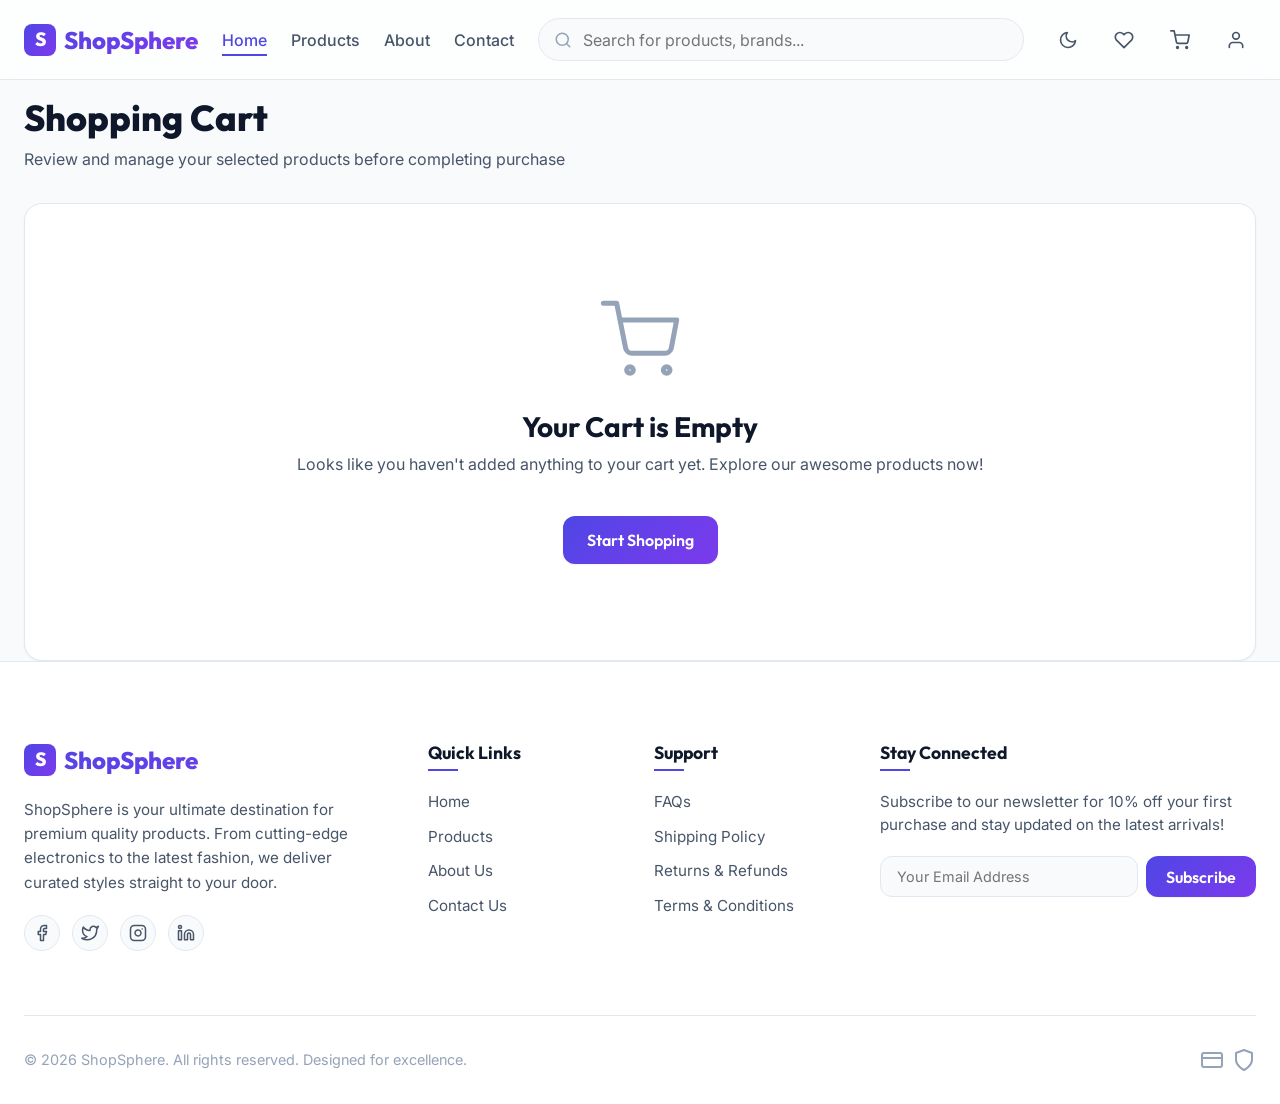
<file: cart.html>
<!DOCTYPE html>
<html lang="en">
<head>
  <meta charset="UTF-8">
  <meta name="viewport" content="width=device-width, initial-scale=1.0">
  <title>Shopping Cart - ShopSphere</title>
  
  <!-- CSS Link Sheets -->
  <link rel="stylesheet" href="assets/css/style.css">
  <link rel="stylesheet" href="assets/css/navbar.css">
  <link rel="stylesheet" href="assets/css/footer.css">
  <link rel="stylesheet" href="assets/css/cart.css">
  <link rel="stylesheet" href="assets/css/responsive.css">
</head>
<body>

  <!-- Page Loader Overlay -->
  <div class="page-loader">
    <div class="spinner"></div>
  </div>

  <!-- Navbar Placeholder -->
  <div id="navbar-placeholder"></div>

  <!-- Main Content -->
  <main>
    <div class="container" style="margin-top: 1rem;">
      <h1 style="font-size: 2.25rem; font-weight: 800; margin-bottom: 0.5rem; text-align: left;">Shopping Cart</h1>
      <p style="color: var(--text-secondary); margin-bottom: 2rem; text-align: left;">Review and manage your selected products before completing purchase</p>
      
      <!-- Cart page content placeholder -->
      <div id="cart-page-content">
        <div style="padding: 5rem 0; text-align: center; color: var(--text-secondary);">
          <h3>Loading your shopping cart...</h3>
        </div>
      </div>

    </div>
  </main>

  <!-- Footer Placeholder -->
  <div id="footer-placeholder"></div>

  <!-- Scripts -->
  <script type="module" src="assets/js/app.js"></script>
  <script type="module" src="assets/js/cart.js"></script>
</body>
</html>
</file>
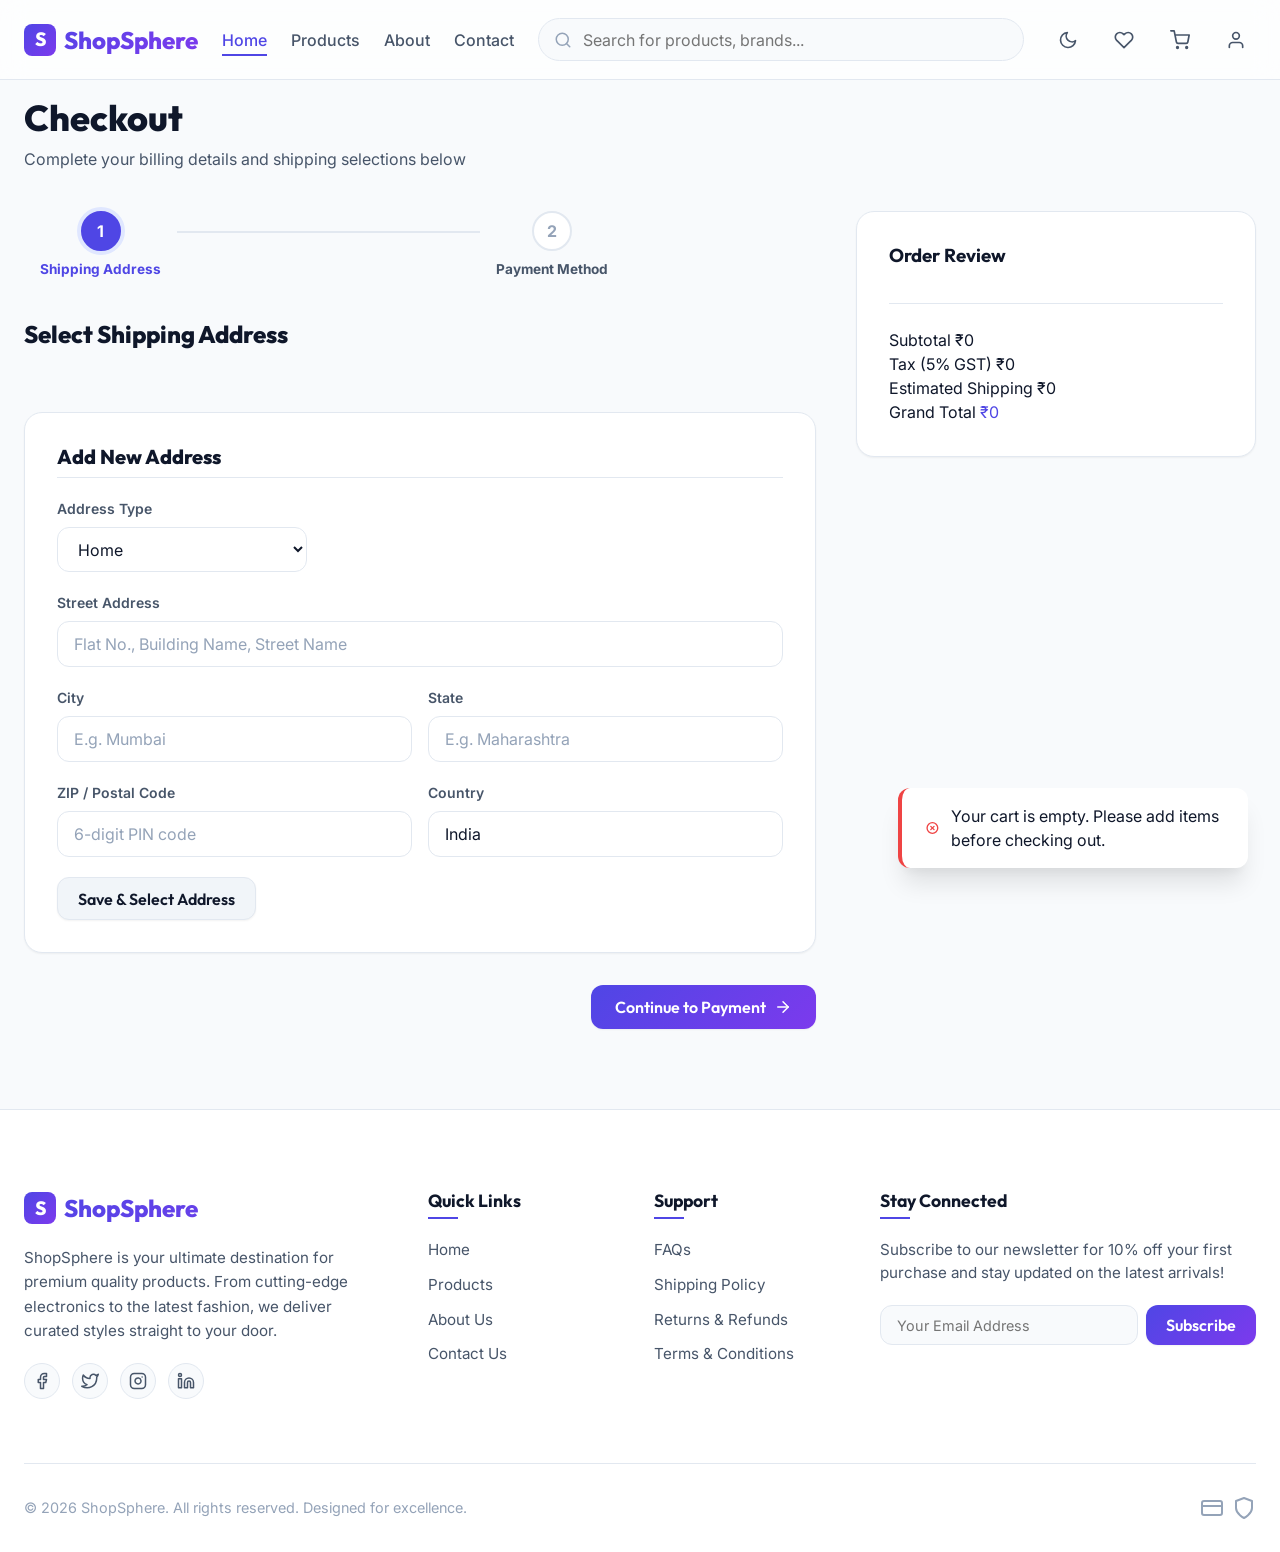
<file: checkout.html>
<!DOCTYPE html>
<html lang="en">
<head>
  <meta charset="UTF-8">
  <meta name="viewport" content="width=device-width, initial-scale=1.0">
  <title>Checkout - ShopSphere</title>
  
  <!-- CSS Link Sheets -->
  <link rel="stylesheet" href="assets/css/style.css">
  <link rel="stylesheet" href="assets/css/navbar.css">
  <link rel="stylesheet" href="assets/css/footer.css">
  <link rel="stylesheet" href="assets/css/checkout.css">
  <link rel="stylesheet" href="assets/css/responsive.css">
</head>
<body>

  <!-- Page Loader Overlay -->
  <div class="page-loader">
    <div class="spinner"></div>
  </div>

  <!-- Navbar Placeholder -->
  <div id="navbar-placeholder"></div>

  <!-- Main Content -->
  <main>
    <div class="container" style="margin-top: 1rem;">
      <h1 style="font-size: 2.25rem; font-weight: 800; margin-bottom: 0.5rem; text-align: left;">Checkout</h1>
      <p style="color: var(--text-secondary); margin-bottom: 2.5rem; text-align: left;">Complete your billing details and shipping selections below</p>
      
      <div class="checkout-page-container">
        
        <!-- Left Side: Forms steps -->
        <div class="checkout-steps-container">
          
          <!-- Step Indicators -->
          <div class="checkout-steps-nav">
            <div class="step-indicator active" id="step-address-indicator">
              <div class="step-num">1</div>
              <span class="step-lbl">Shipping Address</span>
            </div>
            <div class="step-indicator" id="step-payment-indicator">
              <div class="step-num">2</div>
              <span class="step-lbl">Payment Method</span>
            </div>
          </div>

          <!-- STEP 1 PANE: SHIPPING ADDRESS -->
          <div class="checkout-step-pane active" id="pane-address">
            <h2 class="checkout-pane-title">Select Shipping Address</h2>
            
            <!-- Saved Addresses grid -->
            <div class="addresses-select-grid" id="addresses-select-grid">
              <!-- Addresses list loaded dynamically -->
            </div>

            <!-- Add new address form -->
            <div class="card" style="padding: 2rem; margin-top: 2.5rem;">
              <h3 style="font-size: 1.25rem; font-weight: 800; margin-bottom: 1.25rem; border-bottom: 1px solid var(--border-color); padding-bottom: 0.5rem;">Add New Address</h3>
              
              <form id="add-address-form">
                <div class="form-group" style="max-width: 250px;">
                  <label class="form-label" for="addr-type">Address Type</label>
                  <select class="form-control" id="addr-type" style="padding: 0.65rem 1rem;">
                    <option value="Home">Home</option>
                    <option value="Office">Office</option>
                    <option value="Other">Other</option>
                  </select>
                </div>

                <div class="form-group">
                  <label class="form-label" for="addr-street">Street Address</label>
                  <input type="text" class="form-control" id="addr-street" placeholder="Flat No., Building Name, Street Name" required>
                </div>

                <div style="display: grid; grid-template-columns: 1fr 1fr; gap: 1rem;">
                  <div class="form-group">
                    <label class="form-label" for="addr-city">City</label>
                    <input type="text" class="form-control" id="addr-city" placeholder="E.g. Mumbai" required>
                  </div>
                  <div class="form-group">
                    <label class="form-label" for="addr-state">State</label>
                    <input type="text" class="form-control" id="addr-state" placeholder="E.g. Maharashtra" required>
                  </div>
                </div>

                <div style="display: grid; grid-template-columns: 1fr 1fr; gap: 1rem;">
                  <div class="form-group">
                    <label class="form-label" for="addr-zip">ZIP / Postal Code</label>
                    <input type="text" class="form-control" id="addr-zip" placeholder="6-digit PIN code" required>
                  </div>
                  <div class="form-group">
                    <label class="form-label" for="addr-country">Country</label>
                    <input type="text" class="form-control" id="addr-country" value="India" required>
                  </div>
                </div>

                <button type="submit" class="btn btn-secondary" style="width: max-content; padding: 0.65rem 1.25rem;">Save & Select Address</button>
              </form>
            </div>

            <!-- Action Button -->
            <button class="btn btn-primary" id="btn-continue-payment" style="margin-top: 2rem; width: max-content; float: right;">
              Continue to Payment
              <svg xmlns="http://www.w3.org/2000/svg" width="18" height="18" viewBox="0 0 24 24" fill="none" stroke="currentColor" stroke-width="2" stroke-linecap="round" stroke-linejoin="round"><line x1="5" y1="12" x2="19" y2="12"></line><polyline points="12 5 19 12 12 19"></polyline></svg>
            </button>
          </div>

          <!-- STEP 2 PANE: PAYMENT METHOD -->
          <div class="checkout-step-pane" id="pane-payment">
            <h2 class="checkout-pane-title">Choose Payment Method</h2>

            <div class="payment-methods-list">
              <!-- Credit Card -->
              <div class="payment-method-card active" data-method="card">
                <input type="radio" name="payment-option" class="payment-radio" checked>
                <div class="payment-method-lbl">Credit / Debit Card</div>
                <div class="payment-method-icons">
                  <svg xmlns="http://www.w3.org/2000/svg" viewBox="0 0 24 24" fill="none" stroke="currentColor" stroke-width="2" stroke-linecap="round" stroke-linejoin="round"><rect x="2" y="5" width="20" height="14" rx="2" ry="2"></rect><line x1="2" y1="10" x2="22" y2="10"></line></svg>
                </div>
              </div>

              <!-- Credit Card Expansion Fields -->
              <div class="card-details-fields" id="credit-card-details">
                <div class="form-group" style="grid-column: 1/-1;">
                  <label class="form-label" for="card-number">Card Number</label>
                  <input type="text" class="form-control" id="card-number" placeholder="4532 9812 3456 7890" maxlength="19" required>
                </div>
                
                <div class="form-group" style="grid-column: 1/3;">
                  <label class="form-label" for="card-expiry">Expiry Date</label>
                  <input type="text" class="form-control" id="card-expiry" placeholder="MM/YY" maxlength="5" required>
                </div>

                <div class="form-group">
                  <label class="form-label" for="card-cvv">CVV</label>
                  <input type="password" class="form-control" id="card-cvv" placeholder="•••" maxlength="4" required>
                </div>
              </div>

              <!-- Net Banking -->
              <div class="payment-method-card" data-method="netbanking">
                <input type="radio" name="payment-option" class="payment-radio">
                <div class="payment-method-lbl">Net Banking</div>
                <div class="payment-method-icons">
                  <svg xmlns="http://www.w3.org/2000/svg" viewBox="0 0 24 24" fill="none" stroke="currentColor" stroke-width="2" stroke-linecap="round" stroke-linejoin="round"><rect x="3" y="3" width="18" height="18" rx="2" ry="2"></rect><line x1="9" y1="21" x2="9" y2="9"></line><line x1="15" y1="21" x2="15" y2="9"></line><line x1="3" y1="9" x2="21" y2="9"></line></svg>
                </div>
              </div>

              <!-- PayPal -->
              <div class="payment-method-card" data-method="paypal">
                <input type="radio" name="payment-option" class="payment-radio">
                <div class="payment-method-lbl">PayPal</div>
                <div class="payment-method-icons">
                  <svg xmlns="http://www.w3.org/2000/svg" viewBox="0 0 24 24" fill="none" stroke="currentColor" stroke-width="2" stroke-linecap="round" stroke-linejoin="round"><path d="M22 4s-.7 2.1-2 3.4c1.6 10-9.4 17.3-18 11.6 2.2.1 4.4-.6 6-2C3 15.5.5 9.6 3 5c2.2 2.6 5.6 4.1 9 4-.9-4.2 4-6.6 7-3.8 1.1 0 3-1.2 3-1.2z"></path></svg>
                </div>
              </div>

              <!-- Cash on Delivery -->
              <div class="payment-method-card" data-method="cod">
                <input type="radio" name="payment-option" class="payment-radio">
                <div class="payment-method-lbl">Cash on Delivery (COD)</div>
                <div class="payment-method-icons">
                  <svg xmlns="http://www.w3.org/2000/svg" viewBox="0 0 24 24" fill="none" stroke="currentColor" stroke-width="2" stroke-linecap="round" stroke-linejoin="round"><rect x="2" y="7" width="20" height="14" rx="2" ry="2"></rect><path d="M16 21V5a2 2 0 0 0-2-2h-4a2 2 0 0 0-2 2v16"></path></svg>
                </div>
              </div>
            </div>

            <!-- Action buttons -->
            <div style="display:flex; justify-content:space-between; margin-top: 3rem;">
              <button class="btn btn-secondary" id="btn-back-address" style="width: max-content;">
                <svg xmlns="http://www.w3.org/2000/svg" width="18" height="18" viewBox="0 0 24 24" fill="none" stroke="currentColor" stroke-width="2" stroke-linecap="round" stroke-linejoin="round"><line x1="19" y1="12" x2="5" y2="12"></line><polyline points="12 19 5 12 12 5"></polyline></svg>
                Back to Shipping
              </button>
              
              <button class="btn btn-primary place-order-btn" id="btn-place-order" style="width: max-content;">
                Place Order & Pay
              </button>
            </div>
          </div>

        </div>

        <!-- Right Side: Order Summary Card -->
        <aside class="checkout-summary">
          <div class="card checkout-summary-card">
            <h3 class="summary-title" style="margin-bottom: 1.25rem;">Order Review</h3>
            
            <!-- Items Preview list -->
            <div class="checkout-items-preview" id="checkout-items-preview">
              <!-- Item cards loaded dynamically -->
            </div>

            <!-- Tallies -->
            <div class="summary-row">
              <span>Subtotal</span>
              <span id="checkout-subtotal">₹0</span>
            </div>
            
            <div class="summary-row discount-row" id="checkout-discount-row" style="display: none;">
              <span id="checkout-discount-label">Discount</span>
              <span id="checkout-discount-val">-₹0</span>
            </div>

            <div class="summary-row">
              <span>Tax (5% GST)</span>
              <span id="checkout-tax">₹0</span>
            </div>

            <div class="summary-row">
              <span>Estimated Shipping</span>
              <span id="checkout-shipping">₹0</span>
            </div>

            <div class="summary-row total-row">
              <span>Grand Total</span>
              <span id="checkout-total" style="color:var(--primary-color);">₹0</span>
            </div>
          </div>
        </aside>

      </div>
    </div>
  </main>

  <!-- Footer Placeholder -->
  <div id="footer-placeholder"></div>

  <!-- Scripts -->
  <script type="module" src="assets/js/app.js"></script>
  <script type="module" src="assets/js/checkout.js"></script>
</body>
</html>
</file>
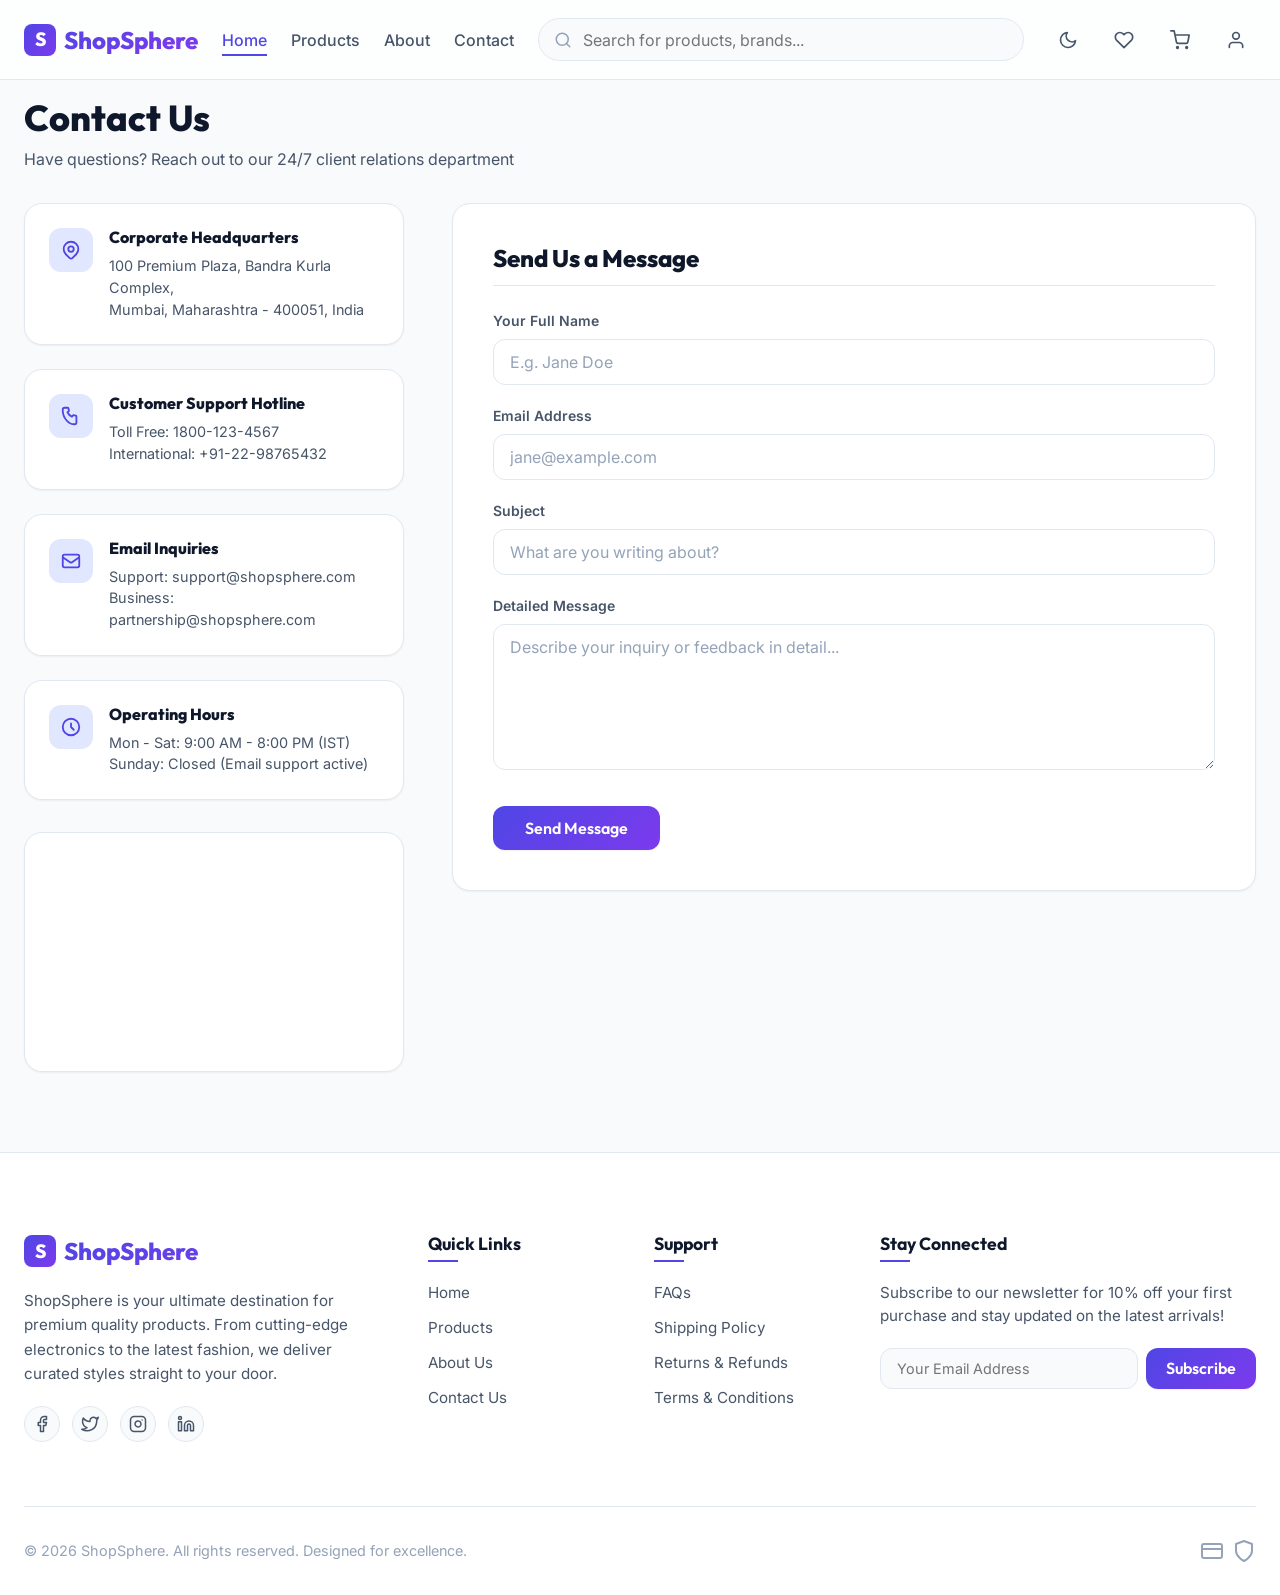
<file: contact.html>
<!DOCTYPE html>
<html lang="en">
<head>
  <meta charset="UTF-8">
  <meta name="viewport" content="width=device-width, initial-scale=1.0">
  <title>Contact Us - ShopSphere</title>
  
  <!-- CSS Link Sheets -->
  <link rel="stylesheet" href="assets/css/style.css">
  <link rel="stylesheet" href="assets/css/navbar.css">
  <link rel="stylesheet" href="assets/css/footer.css">
  <link rel="stylesheet" href="assets/css/contact.css">
  <link rel="stylesheet" href="assets/css/responsive.css">
</head>
<body>

  <!-- Page Loader Overlay -->
  <div class="page-loader">
    <div class="spinner"></div>
  </div>

  <!-- Navbar Placeholder -->
  <div id="navbar-placeholder"></div>

  <!-- Main Content -->
  <main>
    <div class="container" style="margin-top: 1rem;">
      <h1 style="font-size: 2.25rem; font-weight: 800; margin-bottom: 0.5rem; text-align: left;">Contact Us</h1>
      <p style="color: var(--text-secondary); margin-bottom: 2rem; text-align: left;">Have questions? Reach out to our 24/7 client relations department</p>

      <div class="contact-page-container">
        
        <!-- Left Column: Contact details and Map -->
        <div class="contact-info-side">
          <div class="contact-info-list">
            
            <!-- Address Card -->
            <div class="card contact-info-card">
              <div class="contact-card-icon">
                <svg xmlns="http://www.w3.org/2000/svg" fill="none" viewBox="0 0 24 24" stroke="currentColor" stroke-width="2"><path stroke-linecap="round" stroke-linejoin="round" d="M17.657 16.657L13.414 20.9a1.998 1.998 0 01-2.827 0l-4.244-4.243a8 8 0 1111.314 0z"></path><path stroke-linecap="round" stroke-linejoin="round" d="M15 11a3 3 0 11-6 0 3 3 0 016 0z"></path></svg>
              </div>
              <div class="contact-card-details">
                <h3 class="contact-card-title">Corporate Headquarters</h3>
                <p class="contact-card-text">
                  100 Premium Plaza, Bandra Kurla Complex,<br>
                  Mumbai, Maharashtra - 400051, India
                </p>
              </div>
            </div>

            <!-- Phone Card -->
            <div class="card contact-info-card">
              <div class="contact-card-icon">
                <svg xmlns="http://www.w3.org/2000/svg" fill="none" viewBox="0 0 24 24" stroke="currentColor" stroke-width="2"><path stroke-linecap="round" stroke-linejoin="round" d="M3 5a2 2 0 012-2h3.28a1 1 0 01.94.725l.548 2.2a1 1 0 01-.321.988l-1.305.98a10.582 10.582 0 004.872 4.872l.98-1.305a1 1 0 01.98-.321l2.2.548a1 1 0 01.725.94V19a2 2 0 01-2 2h-1C9.716 21 3 14.284 3 6V5z"></path></svg>
              </div>
              <div class="contact-card-details">
                <h3 class="contact-card-title">Customer Support Hotline</h3>
                <p class="contact-card-text">
                  Toll Free: 1800-123-4567<br>
                  International: +91-22-98765432
                </p>
              </div>
            </div>

            <!-- Email Card -->
            <div class="card contact-info-card">
              <div class="contact-card-icon">
                <svg xmlns="http://www.w3.org/2000/svg" fill="none" viewBox="0 0 24 24" stroke="currentColor" stroke-width="2"><path stroke-linecap="round" stroke-linejoin="round" d="M3 8l7.89 5.26a2 2 0 002.22 0L21 8M5 19h14a2 2 0 002-2V7a2 2 0 00-2-2H5a2 2 0 00-2 2v10a2 2 0 002 2z"></path></svg>
              </div>
              <div class="contact-card-details">
                <h3 class="contact-card-title">Email Inquiries</h3>
                <p class="contact-card-text">
                  Support: support@shopsphere.com<br>
                  Business: partnership@shopsphere.com
                </p>
              </div>
            </div>

            <!-- Business Hours Card -->
            <div class="card contact-info-card">
              <div class="contact-card-icon">
                <svg xmlns="http://www.w3.org/2000/svg" fill="none" viewBox="0 0 24 24" stroke="currentColor" stroke-width="2"><path stroke-linecap="round" stroke-linejoin="round" d="M12 8v4l3 3m6-3a9 9 0 11-18 0 9 9 0 0118 0z"></path></svg>
              </div>
              <div class="contact-card-details">
                <h3 class="contact-card-title">Operating Hours</h3>
                <p class="contact-card-text">
                  Mon - Sat: 9:00 AM - 8:00 PM (IST)<br>
                  Sunday: Closed (Email support active)
                </p>
              </div>
            </div>

          </div>

          <!-- Static Map display -->
          <div class="card map-card">
            <iframe 
              src="https://www.google.com/maps/embed?pb=!1m18!1m12!1m3!1d3771.8038586029324!2d72.86242487584518!3d19.02838545347209!2m3!1f0!2f0!3f0!3m2!1i1024!2i768!4f13.1!3m3!1m2!1s0x3be7cf24f5a343ef%3A0xe67db7444c9b2cc!2sBandra%20Kurla%20Complex%2C%20Bandra%20East%2C%20Mumbai%2C%20Maharashtra!5e0!3m2!1sen!2sin!4v1700000000000!5m2!1sen!2sin" 
              allowfullscreen="" 
              loading="lazy" 
              referrerpolicy="no-referrer-when-downgrade"
              title="ShopSphere Office Location Map">
            </iframe>
          </div>
        </div>

        <!-- Right Column: Interactive Form -->
        <div class="contact-form-side">
          <div class="card contact-form-card">
            <h2 class="contact-form-title">Send Us a Message</h2>
            
            <form id="contact-us-form">
              <div class="form-group">
                <label class="form-label" for="c-name">Your Full Name</label>
                <input type="text" class="form-control" id="c-name" placeholder="E.g. Jane Doe" required>
              </div>

              <div class="form-group">
                <label class="form-label" for="c-email">Email Address</label>
                <input type="email" class="form-control" id="c-email" placeholder="jane@example.com" required>
              </div>

              <div class="form-group">
                <label class="form-label" for="c-subject">Subject</label>
                <input type="text" class="form-control" id="c-subject" placeholder="What are you writing about?" required>
              </div>

              <div class="form-group">
                <label class="form-label" for="c-message">Detailed Message</label>
                <textarea class="form-control" id="c-message" rows="6" placeholder="Describe your inquiry or feedback in detail..." required></textarea>
              </div>

              <button type="submit" class="btn btn-primary" style="width: max-content; padding: 0.75rem 2rem; margin-top: 1rem;">
                Send Message
              </button>
            </form>
          </div>
        </div>

      </div>
    </div>
  </main>

  <!-- Footer Placeholder -->
  <div id="footer-placeholder"></div>

  <!-- Scripts -->
  <script type="module" src="assets/js/app.js"></script>
  <script type="module">
    import { qs, showToast } from './assets/js/utils.js';
    import { validateEmail, validateRequired } from './assets/js/validation.js';

    document.addEventListener('DOMContentLoaded', () => {
      const form = qs('#contact-us-form');
      if (form) {
        form.addEventListener('submit', (e) => {
          e.preventDefault();

          const name = qs('#c-name').value.trim();
          const email = qs('#c-email').value.trim();
          const subject = qs('#c-subject').value.trim();
          const message = qs('#c-message').value.trim();

          // Validation check
          if (!validateRequired(name) || !validateRequired(email) || !validateRequired(subject) || !validateRequired(message)) {
            showToast('Please fill out all contact fields.', 'error');
            return;
          }

          if (!validateEmail(email)) {
            showToast('Please enter a valid email address.', 'error');
            return;
          }

          // Simulate delivery to support team
          showToast('Thank you! Your message has been sent to our customer relations team.', 'success');
          form.reset();
        });
      }
    });
  </script>
</body>
</html>
</file>
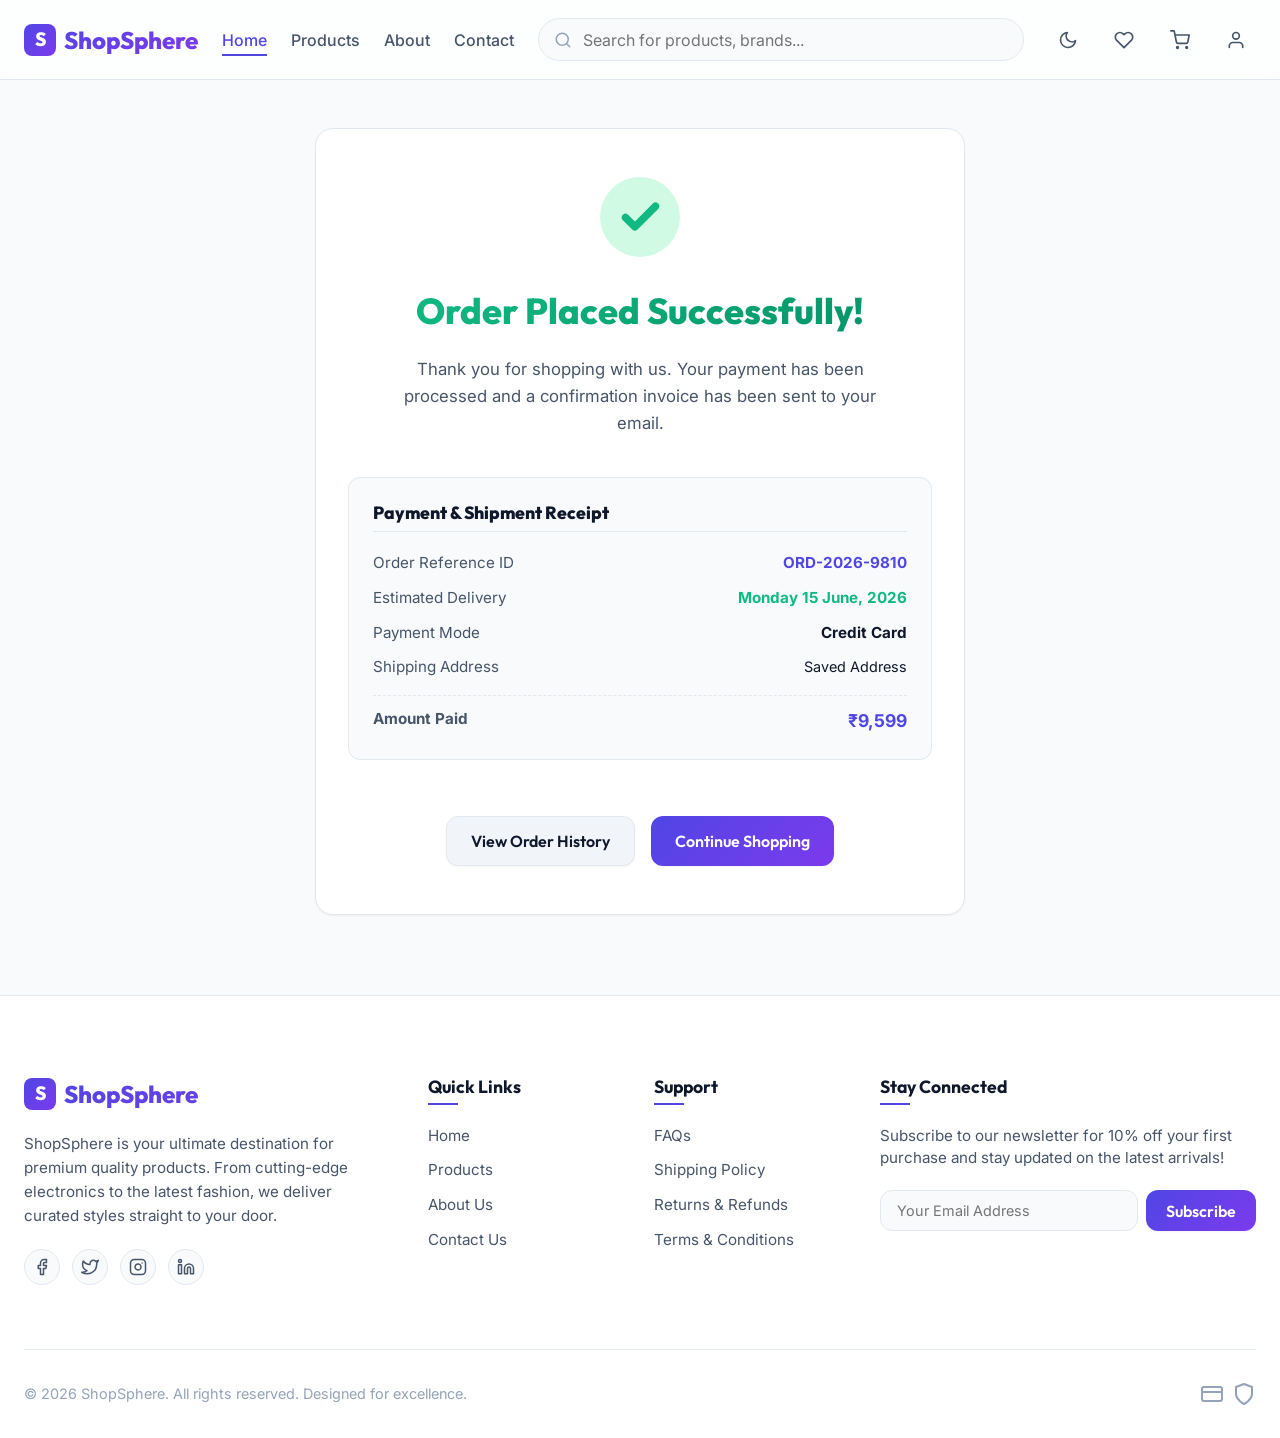
<file: order-success.html>
<!DOCTYPE html>
<html lang="en">
<head>
  <meta charset="UTF-8">
  <meta name="viewport" content="width=device-width, initial-scale=1.0">
  <title>Order Successful - ShopSphere</title>
  
  <!-- CSS Link Sheets -->
  <link rel="stylesheet" href="assets/css/style.css">
  <link rel="stylesheet" href="assets/css/navbar.css">
  <link rel="stylesheet" href="assets/css/footer.css">
  <link rel="stylesheet" href="assets/css/responsive.css">

  <style>
    /* --- Success Layout --- */
    .success-card {
      max-width: 650px;
      margin: 3rem auto 5rem;
      padding: 3rem 2rem;
      text-align: center;
      display: flex;
      flex-direction: column;
      align-items: center;
      gap: 1.5rem;
    }

    /* Animated Checkmark Badge */
    .checkmark-wrapper {
      width: 80px;
      height: 80px;
      border-radius: 50%;
      background-color: var(--success-light);
      display: flex;
      align-items: center;
      justify-content: center;
      margin-bottom: 0.5rem;
    }

    .checkmark-svg {
      width: 45px;
      height: 45px;
      stroke: var(--success-color);
      stroke-width: 4;
      stroke-linecap: round;
      stroke-linejoin: round;
      fill: none;
      stroke-dasharray: 100;
      stroke-dashoffset: 100;
      animation: drawCheck 0.6s cubic-bezier(0.16, 1, 0.3, 1) 0.3s forwards;
    }

    @keyframes drawCheck {
      to { stroke-dashoffset: 0; }
    }

    .success-title {
      font-size: 2.25rem;
      font-weight: 800;
      background: linear-gradient(135deg, var(--success-color) 0%, #059669 100%);
      -webkit-background-clip: text;
      -webkit-text-fill-color: transparent;
    }

    .success-desc {
      color: var(--text-secondary);
      font-size: 1.05rem;
      max-width: 500px;
      line-height: 1.6;
    }

    /* Receipt box */
    .receipt-box {
      width: 100%;
      background-color: var(--bg-secondary);
      border: 1px solid var(--border-color);
      border-radius: var(--radius-md);
      padding: 1.5rem;
      text-align: left;
      display: flex;
      flex-direction: column;
      gap: 0.75rem;
      margin: 1rem 0;
    }

    .receipt-title {
      font-weight: 800;
      font-size: 1.1rem;
      border-bottom: 1px solid var(--border-color);
      padding-bottom: 0.5rem;
      margin-bottom: 0.5rem;
    }

    .receipt-row {
      display: flex;
      justify-content: space-between;
      font-size: 0.95rem;
    }

    .receipt-lbl {
      color: var(--text-secondary);
    }

    .receipt-val {
      font-weight: 700;
      color: var(--text-primary);
    }
  </style>
</head>
<body>

  <!-- Page Loader Overlay -->
  <div class="page-loader">
    <div class="spinner"></div>
  </div>

  <!-- Navbar Placeholder -->
  <div id="navbar-placeholder"></div>

  <!-- Main Content -->
  <main>
    <div class="container">
      
      <div class="card success-card">
        <!-- Success Check Icon -->
        <div class="checkmark-wrapper">
          <svg class="checkmark-svg" xmlns="http://www.w3.org/2000/svg" viewBox="0 0 24 24">
            <polyline points="20 6 9 17 4 12"></polyline>
          </svg>
        </div>

        <h1 class="success-title">Order Placed Successfully!</h1>
        <p class="success-desc">
          Thank you for shopping with us. Your payment has been processed and a confirmation invoice has been sent to your email.
        </p>

        <!-- Receipt Details Card -->
        <div class="receipt-box" id="success-receipt-details">
          <!-- Loaded Dynamically -->
          <div style="text-align: center; color: var(--text-tertiary); padding: 1rem 0;">
            Loading order details...
          </div>
        </div>

        <div style="display: flex; gap: 1rem; margin-top: 1rem;">
          <a href="profile.html#orders" class="btn btn-secondary">View Order History</a>
          <a href="products.html" class="btn btn-primary">Continue Shopping</a>
        </div>
      </div>

    </div>
  </main>

  <!-- Footer Placeholder -->
  <div id="footer-placeholder"></div>

  <!-- Scripts -->
  <script type="module" src="assets/js/app.js"></script>
  <script type="module">
    import { formatPrice, qs } from './assets/js/utils.js';
    import { getOrders } from './assets/js/storage.js';

    document.addEventListener('DOMContentLoaded', () => {
      setTimeout(() => {
        loadSuccessReceipt();
      }, 450);
    });

    function loadSuccessReceipt() {
      // 1. Fetch order ID from URL params
      const params = new URLSearchParams(window.location.search);
      const orderId = params.get('orderId');

      const orders = getOrders();
      let order = null;

      if (orderId) {
        order = orders.find(o => o.orderId === orderId);
      } else {
        // Fallback: take latest order
        order = orders[0];
      }

      const receiptContainer = qs('#success-receipt-details');
      if (!receiptContainer) return;

      if (!order) {
        receiptContainer.innerHTML = `<div style="text-align:center;color:var(--danger-color);padding:1rem 0;">Unable to locate order invoice. Please check your profile.</div>`;
        return;
      }

      // Calculate estimate delivery date (+3 days from order date)
      const orderDate = new Date(order.date);
      const deliveryDate = new Date(orderDate);
      deliveryDate.setDate(orderDate.getDate() + 3);

      const deliveryString = deliveryDate.toLocaleDateString('en-IN', {
        weekday: 'long',
        year: 'numeric',
        month: 'long',
        day: 'numeric'
      });

      const addr = order.shippingAddress;
      const addrString = addr 
        ? `${addr.street}, ${addr.city}, ${addr.state} - ${addr.zip}` 
        : 'Saved Address';

      receiptContainer.innerHTML = `
        <h3 class="receipt-title">Payment & Shipment Receipt</h3>
        
        <div class="receipt-row">
          <span class="receipt-lbl">Order Reference ID</span>
          <span class="receipt-val" style="color: var(--primary-color);">${order.orderId}</span>
        </div>

        <div class="receipt-row">
          <span class="receipt-lbl">Estimated Delivery</span>
          <span class="receipt-val" style="color: var(--success-color);">${deliveryString}</span>
        </div>

        <div class="receipt-row">
          <span class="receipt-lbl">Payment Mode</span>
          <span class="receipt-val">${order.paymentMethod}</span>
        </div>

        <div class="receipt-row">
          <span class="receipt-lbl">Shipping Address</span>
          <span class="receipt-val" style="text-align: right; max-width: 320px; font-weight: normal; font-size: 0.9rem;">
            ${addrString}
          </span>
        </div>

        <div class="receipt-row" style="border-top: 1px dashed var(--border-color); padding-top: 0.75rem; margin-top: 0.25rem;">
          <span class="receipt-lbl" style="font-weight: 700;">Amount Paid</span>
          <span class="receipt-val" style="font-size: 1.1rem; color: var(--primary-color);">${formatPrice(order.total)}</span>
        </div>
      `;
    }
  </script>
</body>
</html>
</file>
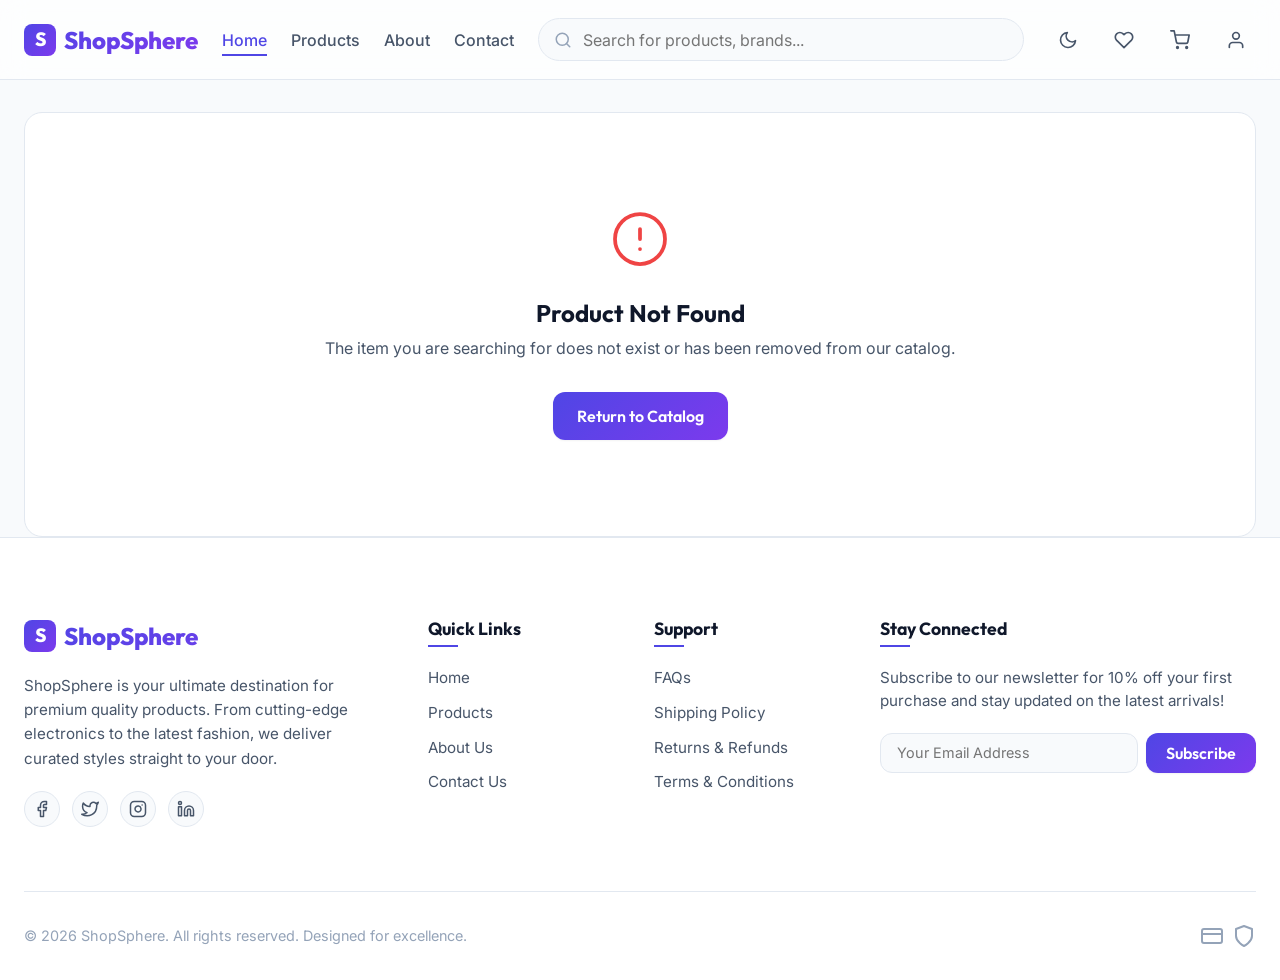
<file: product-details.html>
<!DOCTYPE html>
<html lang="en">
<head>
  <meta charset="UTF-8">
  <meta name="viewport" content="width=device-width, initial-scale=1.0">
  <title>Product Details - ShopSphere</title>
  
  <!-- CSS Link Sheets -->
  <link rel="stylesheet" href="assets/css/style.css">
  <link rel="stylesheet" href="assets/css/navbar.css">
  <link rel="stylesheet" href="assets/css/footer.css">
  <link rel="stylesheet" href="assets/css/product-details.css">
  <link rel="stylesheet" href="assets/css/responsive.css">
</head>
<body>

  <!-- Page Loader Overlay -->
  <div class="page-loader">
    <div class="spinner"></div>
  </div>

  <!-- Navbar Placeholder -->
  <div id="navbar-placeholder"></div>

  <!-- Main Content -->
  <main>
    <div class="container">
      
      <!-- Product details placeholder -->
      <div id="product-details-content">
        <!-- Loaded Dynamically -->
        <div style="padding: 5rem 0; text-align: center; color: var(--text-secondary);">
          <h3>Loading product specifications...</h3>
        </div>
      </div>

    </div>
  </main>

  <!-- Footer Placeholder -->
  <div id="footer-placeholder"></div>

  <!-- Scripts -->
  <script type="module" src="assets/js/app.js"></script>
  <script type="module">
    import { formatPrice, renderStars, qs, qsa, showToast } from './assets/js/utils.js';
    import { addToCart, toggleWishlist, isInWishlist, getItem, setItem } from './assets/js/storage.js';

    let currentProduct = null;
    let selectedRating = 5;

    document.addEventListener('DOMContentLoaded', async () => {
      // Wait for app.js to initialize navigation elements
      setTimeout(async () => {
        await loadProductDetails();
      }, 400);
    });

    async function loadProductDetails() {
      // 1. Parse product ID from URL
      const params = new URLSearchParams(window.location.search);
      const id = parseInt(params.get('id'));

      if (isNaN(id)) {
        renderProductNotFound();
        return;
      }

      // 2. Fetch products and filter
      try {
        const prodRes = await fetch('data/products.json');
        if (!prodRes.ok) throw new Error();
        const products = await prodRes.json();
        currentProduct = products.find(p => p.id === id);
      } catch (err) {
        console.error('Failed to load products database:', err);
      }

      if (!currentProduct) {
        renderProductNotFound();
        return;
      }

      // Update page title
      document.title = `${currentProduct.name} - ShopSphere`;

      // 3. Render HTML details layout
      renderProductInfo();

      // 4. Bind listeners (Zoom, Qty, Add to Cart, Tabs)
      setupZoomEffect();
      setupThumbnailSelectors();
      setupQuantityControl();
      setupWishlistAction();
      setupCartAction();
      setupTabs();
      
      // 5. Load and Render reviews
      await loadReviews(id);
      setupReviewForm();
    }

    function renderProductNotFound() {
      const container = qs('#product-details-content');
      container.innerHTML = `
        <div style="padding: 6rem 2rem; text-align: center; background-color: var(--bg-primary); border-radius: var(--radius-lg); border: 1px solid var(--border-color); margin-top: 2rem;">
          <svg xmlns="http://www.w3.org/2000/svg" width="60" height="60" viewBox="0 0 24 24" fill="none" stroke="var(--danger-color)" stroke-width="1.5" stroke-linecap="round" stroke-linejoin="round" style="margin-bottom: 1.5rem;"><circle cx="12" cy="12" r="10"></circle><line x1="12" y1="8" x2="12" y2="12"></line><line x1="12" y1="16" x2="12.01" y2="16"></line></svg>
          <h2 style="margin-bottom: 0.5rem;">Product Not Found</h2>
          <p style="color: var(--text-secondary); margin-bottom: 2rem;">The item you are searching for does not exist or has been removed from our catalog.</p>
          <a href="products.html" class="btn btn-primary">Return to Catalog</a>
        </div>
      `;
    }

    function renderProductInfo() {
      const container = qs('#product-details-content');
      const favClass = isInWishlist(currentProduct.id) ? 'active' : '';
      const stockBadge = currentProduct.inStock 
        ? `<span class="badge badge-success">In Stock</span>`
        : `<span class="badge badge-danger">Out of Stock</span>`;

      // Create thumbnails HTML
      const thumbHtml = currentProduct.images.map((img, idx) => `
        <button class="thumbnail-btn ${idx === 0 ? 'active' : ''}" data-index="${idx}" aria-label="View Image ${idx + 1}">
          <img src="${img}" alt="Thumbnail ${idx + 1}">
        </button>
      `).join('');

      // Create specifications rows
      const specRows = Object.entries(currentProduct.specs).map(([name, val]) => `
        <tr>
          <td class="spec-name">${name}</td>
          <td class="spec-val">${val}</td>
        </tr>
      `).join('');

      // Create features checklist
      const featureChecklist = currentProduct.features.map(feat => `
        <div class="feature-item">
          <svg class="feature-icon" xmlns="http://www.w3.org/2000/svg" fill="none" viewBox="0 0 24 24" stroke="currentColor" stroke-width="2.5"><polyline points="20 6 9 17 4 12"></polyline></svg>
          <span>${feat}</span>
        </div>
      `).join('');

      container.innerHTML = `
        <div class="details-container">
          <!-- Left Column: Image previews -->
          <div class="gallery-wrapper">
            <div class="main-image-container" id="main-image-zoom">
              <img src="${currentProduct.images[0]}" alt="${currentProduct.name}" id="main-preview-img">
            </div>
            <div class="thumbnails-row">
              ${thumbHtml}
            </div>
          </div>

          <!-- Right Column: Info Panel -->
          <div class="info-panel">
            <span class="details-brand">${currentProduct.brand}</span>
            <h1 class="details-title">${currentProduct.name}</h1>
            
            <div class="details-rating-row">
              ${renderStars(currentProduct.rating)}
              <span style="font-weight: 700;">${currentProduct.rating}</span>
              <span style="color: var(--text-tertiary);">|</span>
              <span style="color: var(--text-secondary); font-size: 0.9rem;">${currentProduct.reviewsCount} Customer Reviews</span>
              <span style="margin-left: auto;">${stockBadge}</span>
            </div>

            <div class="details-price-row">
              <span class="details-price">${formatPrice(currentProduct.price)}</span>
              ${currentProduct.originalPrice ? `<span class="details-original-price">${formatPrice(currentProduct.originalPrice)}</span>` : ''}
              ${currentProduct.originalPrice ? `<span class="badge badge-danger" style="margin-left: 0.5rem; font-size: 0.85rem; font-weight:700;">${Math.round((1 - currentProduct.price/currentProduct.originalPrice)*100)}% OFF</span>` : ''}
            </div>

            <p class="details-desc">${currentProduct.description}</p>

            <!-- Quantity & Actions Box -->
            <div class="actions-row">
              <div class="quantity-selector">
                <button class="qty-btn" id="qty-minus" aria-label="Decrease Quantity">&minus;</button>
                <input type="text" class="qty-input" id="qty-input" value="1" readonly>
                <button class="qty-btn" id="qty-plus" aria-label="Increase Quantity">&plus;</button>
              </div>

              <div class="actions-buttons">
                <button class="btn btn-primary action-add-cart" id="btn-add-cart" ${!currentProduct.inStock ? 'disabled' : ''}>
                  <svg xmlns="http://www.w3.org/2000/svg" width="18" height="18" viewBox="0 0 24 24" fill="none" stroke="currentColor" stroke-width="2" stroke-linecap="round" stroke-linejoin="round"><circle cx="9" cy="21" r="1"></circle><circle cx="20" cy="21" r="1"></circle><path d="M1 1h4l2.68 13.39a2 2 0 0 0 2 1.61h9.72a2 2 0 0 0 2-1.61L23 6H6"></path></svg>
                  ${currentProduct.inStock ? 'Add to Cart' : 'Out of Stock'}
                </button>
                
                <button class="btn btn-secondary action-wishlist ${favClass}" id="btn-wishlist" aria-label="Wishlist">
                  <svg xmlns="http://www.w3.org/2000/svg" width="18" height="18" viewBox="0 0 24 24" fill="${isInWishlist(currentProduct.id) ? 'currentColor' : 'none'}" stroke="currentColor" stroke-width="2" stroke-linecap="round" stroke-linejoin="round"><path d="M20.84 4.61a5.5 5.5 0 0 0-7.78 0L12 5.67l-1.06-1.06a5.5 5.5 0 0 0-7.78 7.78l1.06 1.06L12 21.23l7.78-7.78 1.06-1.06a5.5 5.5 0 0 0 0-7.78z"></path></svg>
                </button>
              </div>
            </div>

            <!-- Key Features Checklist -->
            <div style="margin-top: 0.5rem;">
              <h4 style="font-size: 1.05rem; font-weight:700; margin-bottom: 0.75rem;">Highlights</h4>
              <div class="features-list">
                ${featureChecklist}
              </div>
            </div>
          </div>
        </div>

        <!-- Details / Specs / Reviews Tab System -->
        <div class="details-tabs">
          <div class="tab-headers">
            <button class="tab-btn active" data-tab="tab-specs">Technical Specifications</button>
            <button class="tab-btn" data-tab="tab-reviews" id="tab-reviews-heading">Reviews (${currentProduct.reviewsCount})</button>
          </div>

          <!-- Specs Tab -->
          <div class="tab-pane active" id="tab-specs">
            <div class="card" style="padding: 1.5rem;">
              <table class="specs-table">
                <tbody>
                  ${specRows}
                </tbody>
              </table>
            </div>
          </div>

          <!-- Reviews Tab -->
          <div class="tab-pane" id="tab-reviews">
            <!-- Reviews details populated dynamically -->
            <div id="reviews-section-content"></div>
          </div>
        </div>
      `;
    }

    // Interactive hover zoom
    function setupZoomEffect() {
      const zoomContainer = qs('#main-image-zoom');
      const previewImg = qs('#main-preview-img');
      if (!zoomContainer || !previewImg) return;

      zoomContainer.addEventListener('mousemove', (e) => {
        const rect = zoomContainer.getBoundingClientRect();
        const x = e.clientX - rect.left;
        const y = e.clientY - rect.top;
        
        const pctX = (x / rect.width) * 100;
        const pctY = (y / rect.height) * 100;
        
        previewImg.style.transformOrigin = `${pctX}% ${pctY}%`;
        previewImg.style.transform = 'scale(1.8)';
      });

      zoomContainer.addEventListener('mouseleave', () => {
        previewImg.style.transform = 'scale(1)';
        previewImg.style.transformOrigin = 'center center';
      });
    }

    // Thumbnail buttons binding
    function setupThumbnailSelectors() {
      qsa('.thumbnail-btn').forEach(btn => {
        btn.addEventListener('click', (e) => {
          qsa('.thumbnail-btn').forEach(b => b.classList.remove('active'));
          const btnEl = e.currentTarget;
          btnEl.classList.add('active');
          
          const idx = parseInt(btnEl.getAttribute('data-index'));
          const previewImg = qs('#main-preview-img');
          if (previewImg && currentProduct) {
            previewImg.src = currentProduct.images[idx];
          }
        });
      });
    }

    // Quantity selectors (+/-)
    function setupQuantityControl() {
      const minus = qs('#qty-minus');
      const plus = qs('#qty-plus');
      const input = qs('#qty-input');

      if (!minus || !plus || !input) return;

      minus.addEventListener('click', () => {
        let val = parseInt(input.value);
        if (val > 1) {
          input.value = --val;
        }
      });

      plus.addEventListener('click', () => {
        let val = parseInt(input.value);
        input.value = ++val;
      });
    }

    // Wishlist click
    function setupWishlistAction() {
      const btn = qs('#btn-wishlist');
      if (!btn) return;
      
      btn.addEventListener('click', () => {
        const added = toggleWishlist(currentProduct);
        const svg = btn.querySelector('svg');
        if (added) {
          btn.classList.add('active');
          svg.setAttribute('fill', 'currentColor');
          showToast(`${currentProduct.name} added to wishlist!`, 'success');
        } else {
          btn.classList.remove('active');
          svg.setAttribute('fill', 'none');
          showToast(`${currentProduct.name} removed from wishlist.`, 'info');
        }
      });
    }

    // Add to Cart click
    function setupCartAction() {
      const btn = qs('#btn-add-cart');
      const qtyInput = qs('#qty-input');
      
      if (!btn || !qtyInput) return;

      btn.addEventListener('click', () => {
        const qty = parseInt(qtyInput.value);
        addToCart(currentProduct, qty);
        showToast(`${qty} &times; ${currentProduct.name} added to cart!`, 'success');
        qtyInput.value = 1; // reset
      });
    }

    // Tab switcher
    function setupTabs() {
      qsa('.tab-btn').forEach(btn => {
        btn.addEventListener('click', (e) => {
          qsa('.tab-btn').forEach(b => b.classList.remove('active'));
          qsa('.tab-pane').forEach(p => p.classList.remove('active'));

          const activeBtn = e.currentTarget;
          activeBtn.classList.add('active');
          
          const paneId = activeBtn.getAttribute('data-tab');
          const activePane = qs(`#${paneId}`);
          if (activePane) activePane.classList.add('active');
        });
      });
    }

    // Load reviews, merging system defaults with user writes
    async function loadReviews(productId) {
      let systemReviews = [];
      try {
        const revRes = await fetch('data/reviews.json');
        if (revRes.ok) {
          const reviewsMap = await revRes.json();
          systemReviews = reviewsMap[productId] || [];
        }
      } catch (err) {
        console.error('Error fetching reviews map:', err);
      }

      // Pull submitted local reviews from local storage
      const localReviews = getItem(`reviews_local_${productId}`, []);
      const allReviewsList = [...localReviews, ...systemReviews];

      renderReviewsLayout(allReviewsList);
    }

    function renderReviewsLayout(reviews) {
      const pane = qs('#reviews-section-content');
      if (!pane) return;

      // Update reviews tab title count
      const heading = qs('#tab-reviews-heading');
      if (heading) heading.textContent = `Reviews (${reviews.length})`;

      if (reviews.length === 0) {
        pane.innerHTML = `
          <div style="padding: 3rem; text-align: center; color: var(--text-secondary); background-color: var(--bg-primary); border-radius: var(--radius-lg); border:1px solid var(--border-color);">
            No customer reviews yet. Be the first to share your experience!
          </div>
          ${getWriteReviewFormHtml()}
        `;
        return;
      }

      // Calculations for average summary & histograms
      const totalRatingsCount = reviews.length;
      const sumRatings = reviews.reduce((sum, r) => sum + r.rating, 0);
      const avgRating = (sumRatings / totalRatingsCount).toFixed(1);

      const ratingCounts = { 5:0, 4:0, 3:0, 2:0, 1:0 };
      reviews.forEach(r => {
        if (ratingCounts[r.rating] !== undefined) ratingCounts[r.rating]++;
      });

      const histogramRowsHtml = [5,4,3,2,1].map(starNum => {
        const count = ratingCounts[starNum];
        const pct = totalRatingsCount > 0 ? Math.round((count / totalRatingsCount) * 100) : 0;
        return `
          <div class="histogram-row">
            <span class="histogram-star-lbl">${starNum} Star</span>
            <div class="histogram-bar-bg">
              <div class="histogram-bar-fg" style="width: ${pct}%"></div>
            </div>
            <span class="histogram-percent">${pct}%</span>
          </div>
        `;
      }).join('');

      // Create reviews cards list
      const cardsHtml = reviews.map(rev => `
        <div class="card review-card">
          <div class="review-card-header">
            <div class="review-author-info">
              <span class="review-author-name">${rev.userName}</span>
              <span class="review-date">${new Date(rev.date).toLocaleDateString('en-US', { year: 'numeric', month: 'long', day: 'numeric' })}</span>
            </div>
            ${renderStars(rev.rating)}
          </div>
          <p class="review-comment">${rev.comment}</p>
        </div>
      `).join('');

      pane.innerHTML = `
        <div class="reviews-summary">
          <div class="summary-score-box">
            <span class="summary-avg">${avgRating}</span>
            <div class="summary-stars">${renderStars(parseFloat(avgRating))}</div>
            <span class="summary-count">Based on ${totalRatingsCount} ratings</span>
          </div>

          <div class="rating-histogram">
            ${histogramRowsHtml}
          </div>
        </div>

        <h4 style="font-size: 1.15rem; font-weight:700; margin-bottom: 1.25rem;">Customer Opinions</h4>
        <div class="review-cards-list">
          ${cardsHtml}
        </div>

        ${getWriteReviewFormHtml()}
      `;
    }

    function getWriteReviewFormHtml() {
      return `
        <div class="card write-review-card">
          <h4 class="write-review-title">Write a Customer Review</h4>
          <form id="submit-review-form">
            <div class="form-group">
              <label class="form-label">Overall Rating</label>
              <div class="rating-input-stars" id="rating-stars-input">
                <svg data-val="1" xmlns="http://www.w3.org/2000/svg" viewBox="0 0 24 24"><polygon points="12 2 15.09 8.26 22 9.27 17 14.14 18.18 21.02 12 17.77 5.82 21.02 7 14.14 2 9.27 8.91 8.26 12 2"></polygon></svg>
                <svg data-val="2" xmlns="http://www.w3.org/2000/svg" viewBox="0 0 24 24"><polygon points="12 2 15.09 8.26 22 9.27 17 14.14 18.18 21.02 12 17.77 5.82 21.02 7 14.14 2 9.27 8.91 8.26 12 2"></polygon></svg>
                <svg data-val="3" xmlns="http://www.w3.org/2000/svg" viewBox="0 0 24 24"><polygon points="12 2 15.09 8.26 22 9.27 17 14.14 18.18 21.02 12 17.77 5.82 21.02 7 14.14 2 9.27 8.91 8.26 12 2"></polygon></svg>
                <svg data-val="4" xmlns="http://www.w3.org/2000/svg" viewBox="0 0 24 24"><polygon points="12 2 15.09 8.26 22 9.27 17 14.14 18.18 21.02 12 17.77 5.82 21.02 7 14.14 2 9.27 8.91 8.26 12 2"></polygon></svg>
                <svg data-val="5" class="selected" xmlns="http://www.w3.org/2000/svg" viewBox="0 0 24 24"><polygon points="12 2 15.09 8.26 22 9.27 17 14.14 18.18 21.02 12 17.77 5.82 21.02 7 14.14 2 9.27 8.91 8.26 12 2"></polygon></svg>
              </div>
            </div>

            <div class="form-group">
              <label class="form-label" for="review-username">Your Name</label>
              <input type="text" class="form-control" id="review-username" placeholder="E.g. John Doe" required>
            </div>

            <div class="form-group">
              <label class="form-label" for="review-comment">Review Content</label>
              <textarea class="form-control" id="review-comment" rows="4" placeholder="What did you like or dislike? How does it fit?" required></textarea>
            </div>

            <button type="submit" class="btn btn-primary" style="width: max-content;">Submit Review</button>
          </form>
        </div>
      `;
    }

    // Rating star clicks and form submission
    function setupReviewForm() {
      const container = qs('#rating-stars-input');
      if (!container) return;

      const stars = qsa('svg', container);
      stars.forEach(star => {
        star.addEventListener('click', (e) => {
          const val = parseInt(e.currentTarget.getAttribute('data-val'));
          selectedRating = val;
          
          stars.forEach(s => {
            const sVal = parseInt(s.getAttribute('data-val'));
            if (sVal <= val) {
              s.classList.add('selected');
            } else {
              s.classList.remove('selected');
            }
          });
        });
      });

      // Submit listener
      const form = qs('#submit-review-form');
      if (form) {
        form.addEventListener('submit', (e) => {
          e.preventDefault();
          const nameInput = qs('#review-username');
          const commentInput = qs('#review-comment');

          if (!nameInput.value.trim() || !commentInput.value.trim()) return;

          const newReview = {
            id: 'rev_local_' + Math.random().toString(36).substr(2, 9),
            userName: nameInput.value.trim(),
            rating: selectedRating,
            date: new Date().toISOString().split('T')[0],
            comment: commentInput.value.trim()
          };

          // Save locally
          const localList = getItem(`reviews_local_${currentProduct.id}`, []);
          localList.unshift(newReview);
          setItem(`reviews_local_${currentProduct.id}`, localList);

          showToast('Review submitted successfully! Thank you.', 'success');
          
          // Re-load and re-render the list immediately
          loadReviews(currentProduct.id);
        });
      }
    }
  </script>
</body>
</html>
</file>
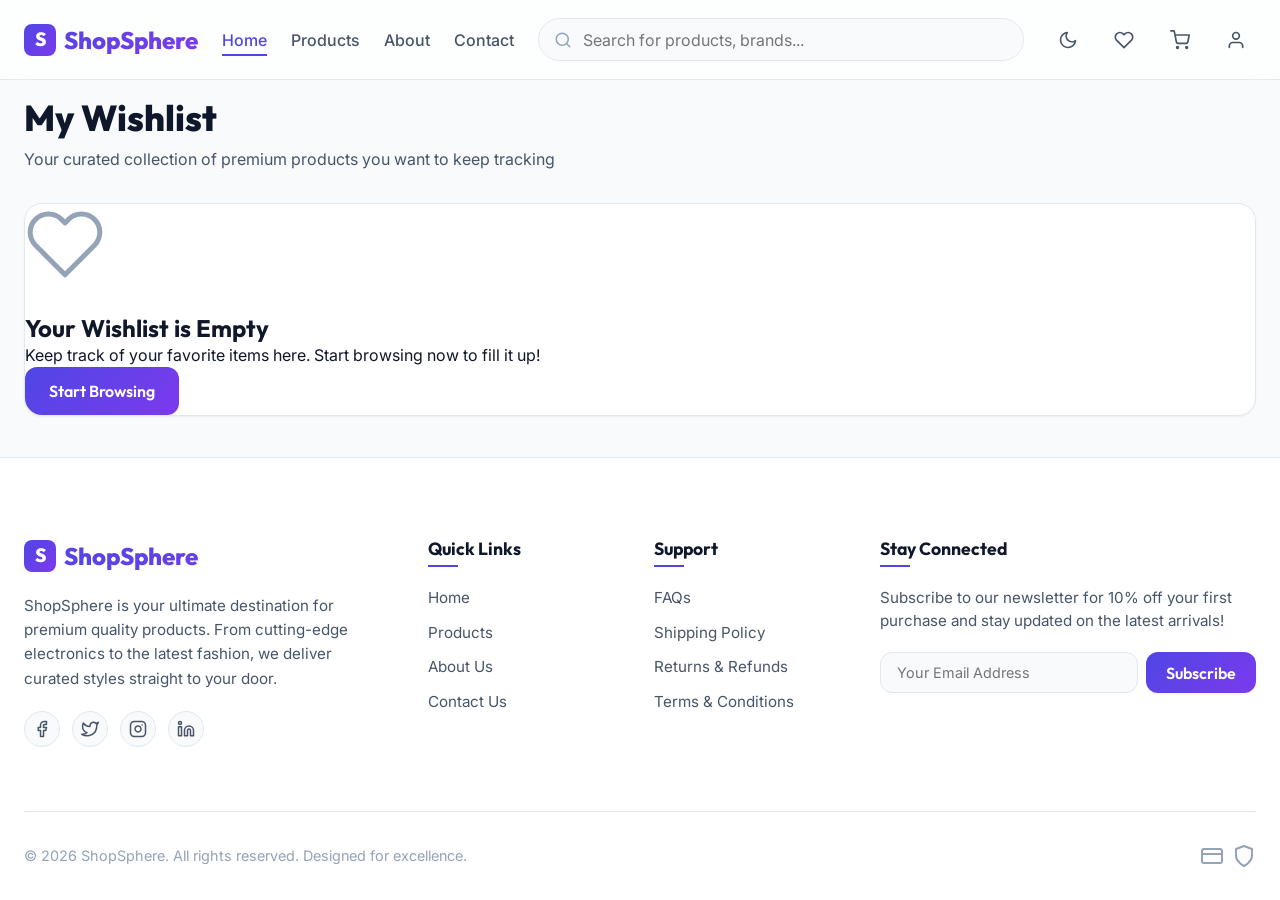
<file: wishlist.html>
<!DOCTYPE html>
<html lang="en">
<head>
  <meta charset="UTF-8">
  <meta name="viewport" content="width=device-width, initial-scale=1.0">
  <title>My Wishlist - ShopSphere</title>
  
  <!-- CSS Link Sheets -->
  <link rel="stylesheet" href="assets/css/style.css">
  <link rel="stylesheet" href="assets/css/navbar.css">
  <link rel="stylesheet" href="assets/css/footer.css">
  <!-- Reuse products grid layout from home/products -->
  <link rel="stylesheet" href="assets/css/home.css">
  <link rel="stylesheet" href="assets/css/responsive.css">
</head>
<body>

  <!-- Page Loader Overlay -->
  <div class="page-loader">
    <div class="spinner"></div>
  </div>

  <!-- Navbar Placeholder -->
  <div id="navbar-placeholder"></div>

  <!-- Main Content -->
  <main>
    <div class="container" style="margin-top: 1rem;">
      <h1 style="font-size: 2.25rem; font-weight: 800; margin-bottom: 0.5rem; text-align: left;">My Wishlist</h1>
      <p style="color: var(--text-secondary); margin-bottom: 2rem; text-align: left;">Your curated collection of premium products you want to keep tracking</p>
      
      <!-- Wishlist content placeholder -->
      <div id="wishlist-page-content">
        <div style="padding: 5rem 0; text-align: center; color: var(--text-secondary);">
          <h3>Loading your wishlist...</h3>
        </div>
      </div>

    </div>
  </main>

  <!-- Footer Placeholder -->
  <div id="footer-placeholder"></div>

  <!-- Scripts -->
  <script type="module" src="assets/js/app.js"></script>
  <script type="module" src="assets/js/wishlist.js"></script>
</body>
</html>
</file>
<file: assets/css/style.css>
@import url('https://fonts.googleapis.com/css2?family=Inter:wght@300;400;500;600;700&family=Outfit:wght@300;400;500;600;700;800&display=swap');
@import url('./variables.css');

/* --- Reset & Base Styles --- */
*, *::before, *::after {
  box-sizing: border-box;
  margin: 0;
  padding: 0;
}

html {
  scroll-behavior: smooth;
  font-size: 16px;
}

body {
  font-family: var(--font-secondary);
  background-color: var(--bg-secondary);
  color: var(--text-primary);
  line-height: 1.5;
  transition: background-color var(--transition-normal), color var(--transition-normal);
  overflow-x: hidden;
  min-height: 100vh;
  display: flex;
  flex-direction: column;
}

h1, h2, h3, h4, h5, h6 {
  font-family: var(--font-primary);
  font-weight: 700;
  color: var(--text-primary);
  line-height: 1.2;
}

a {
  color: inherit;
  text-decoration: none;
  transition: color var(--transition-fast);
}

img {
  max-width: 100%;
  height: auto;
  display: block;
}

button, input, select, textarea {
  font-family: inherit;
  font-size: inherit;
  color: inherit;
  background: none;
  border: none;
  outline: none;
}

button {
  cursor: pointer;
}

ul, ol {
  list-style: none;
}

/* --- Container --- */
.container {
  width: 100%;
  max-width: var(--container-width);
  margin: 0 auto;
  padding: 0 1.5rem;
}

/* --- Buttons --- */
.btn {
  display: inline-flex;
  align-items: center;
  justify-content: center;
  gap: 0.5rem;
  padding: 0.75rem 1.5rem;
  font-family: var(--font-primary);
  font-weight: 600;
  border-radius: var(--radius-md);
  transition: all var(--transition-fast);
  text-align: center;
  position: relative;
  overflow: hidden;
  box-shadow: var(--shadow-sm);
}

.btn-primary {
  background: var(--primary-gradient);
  color: #ffffff;
}

.btn-primary::before {
  content: '';
  position: absolute;
  top: 0;
  left: 0;
  width: 100%;
  height: 100%;
  background: rgba(255, 255, 255, 0.15);
  opacity: 0;
  transition: opacity var(--transition-fast);
}

.btn-primary:hover {
  transform: translateY(-1px);
  box-shadow: var(--shadow-md);
}

.btn-primary:hover::before {
  opacity: 1;
}

.btn-primary:active {
  transform: translateY(0);
}

.btn-secondary {
  background-color: var(--bg-tertiary);
  color: var(--text-primary);
  border: 1px solid var(--border-color);
}

.btn-secondary:hover {
  background-color: var(--border-color);
  border-color: var(--border-hover);
}

.btn-danger {
  background-color: var(--danger-color);
  color: #ffffff;
}

.btn-danger:hover {
  background-color: #dc2626;
  transform: translateY(-1px);
}

.btn-icon {
  width: 2.5rem;
  height: 2.5rem;
  padding: 0;
  border-radius: var(--radius-full);
  display: flex;
  align-items: center;
  justify-content: center;
  background-color: var(--bg-primary);
  border: 1px solid var(--border-color);
  color: var(--text-secondary);
}

.btn-icon:hover {
  color: var(--primary-color);
  border-color: var(--primary-color);
  background-color: var(--primary-light);
  transform: scale(1.05);
}

/* --- Form Controls --- */
.form-group {
  margin-bottom: 1.25rem;
  display: flex;
  flex-direction: column;
  gap: 0.5rem;
}

.form-label {
  font-size: 0.875rem;
  font-weight: 600;
  color: var(--text-secondary);
}

.form-control {
  width: 100%;
  padding: 0.75rem 1rem;
  border: 1px solid var(--border-color);
  border-radius: var(--radius-md);
  background-color: var(--bg-primary);
  color: var(--text-primary);
  transition: border-color var(--transition-fast), box-shadow var(--transition-fast);
}

.form-control:focus {
  border-color: var(--primary-color);
  box-shadow: 0 0 0 3px var(--primary-light);
}

.form-control::placeholder {
  color: var(--text-tertiary);
}

/* --- Card Styles --- */
.card {
  background-color: var(--bg-primary);
  border: 1px solid var(--border-color);
  border-radius: var(--radius-lg);
  overflow: hidden;
  box-shadow: var(--shadow-sm);
  transition: transform var(--transition-normal), box-shadow var(--transition-normal), border-color var(--transition-normal);
}

.card:hover {
  transform: translateY(-4px);
  box-shadow: var(--shadow-lg);
  border-color: var(--border-hover);
}

.glass-card {
  background: var(--glass-bg);
  backdrop-filter: blur(var(--glass-blur));
  -webkit-backdrop-filter: blur(var(--glass-blur));
  border: 1px solid var(--glass-border);
  box-shadow: var(--shadow-glass);
}

/* --- Badge & Tag --- */
.badge {
  display: inline-flex;
  align-items: center;
  justify-content: center;
  padding: 0.25rem 0.5rem;
  font-size: 0.75rem;
  font-weight: 700;
  border-radius: var(--radius-sm);
  line-height: 1;
}

.badge-primary {
  background-color: var(--primary-light);
  color: var(--primary-color);
}

.badge-success {
  background-color: var(--success-light);
  color: var(--success-color);
}

.badge-danger {
  background-color: var(--danger-light);
  color: var(--danger-color);
}

.badge-warning {
  background-color: var(--accent-light);
  color: var(--accent-color);
}

/* --- Section Styling --- */
.section {
  padding: 5rem 0;
}

.section-title {
  font-size: 2.25rem;
  margin-bottom: 0.5rem;
  text-align: center;
}

.section-subtitle {
  color: var(--text-secondary);
  text-align: center;
  margin-bottom: 3rem;
  font-size: 1.125rem;
}

/* --- Rating Stars --- */
.rating-stars {
  display: inline-flex;
  color: var(--accent-color);
  gap: 0.125rem;
}

/* --- Main Layout Offset for Header --- */
main {
  flex: 1;
  padding-top: 80px; /* Offset for sticky header */
}

/* --- Skeleton Loading --- */
.skeleton {
  background: linear-gradient(90deg, var(--bg-tertiary) 25%, var(--border-color) 50%, var(--bg-tertiary) 75%);
  background-size: 200% 100%;
  animation: loading 1.5s infinite;
  border-radius: var(--radius-sm);
}

@keyframes loading {
  0% {
    background-position: 200% 0;
  }
  100% {
    background-position: -200% 0;
  }
}

/* --- Custom Scrollbar --- */
::-webkit-scrollbar {
  width: 8px;
  height: 8px;
}

::-webkit-scrollbar-track {
  background: var(--bg-secondary);
}

::-webkit-scrollbar-thumb {
  background: var(--border-color);
  border-radius: var(--radius-full);
}

::-webkit-scrollbar-thumb:hover {
  background: var(--text-tertiary);
}

/* --- Toast Notification System --- */
.toast-container {
  position: fixed;
  bottom: 2rem;
  right: 2rem;
  display: flex;
  flex-direction: column;
  gap: 0.75rem;
  z-index: 9999;
}

.toast {
  display: flex;
  align-items: center;
  gap: 0.75rem;
  padding: 1rem 1.5rem;
  background-color: var(--bg-primary);
  border-left: 4px solid var(--primary-color);
  border-radius: var(--radius-md);
  box-shadow: var(--shadow-xl);
  color: var(--text-primary);
  transform: translateX(120%);
  animation: slideIn 0.3s cubic-bezier(0.16, 1, 0.3, 1) forwards;
  max-width: 350px;
}

.toast.success {
  border-left-color: var(--success-color);
}

.toast.error {
  border-left-color: var(--danger-color);
}

.toast.info {
  border-left-color: var(--accent-color);
}

.toast.fadeOut {
  animation: slideOut 0.3s cubic-bezier(0.16, 1, 0.3, 1) forwards;
}

@keyframes slideIn {
  to {
    transform: translateX(0);
  }
}

@keyframes slideOut {
  from {
    transform: translateX(0);
  }
  to {
    transform: translateX(120%);
  }
}

/* --- Page Loader --- */
.page-loader {
  position: fixed;
  top: 0;
  left: 0;
  width: 100vw;
  height: 100vh;
  background-color: var(--bg-primary);
  display: flex;
  align-items: center;
  justify-content: center;
  z-index: 10000;
  transition: opacity var(--transition-normal), visibility var(--transition-normal);
}

.page-loader.hidden {
  opacity: 0;
  visibility: hidden;
}

.spinner {
  width: 50px;
  height: 50px;
  border: 4px solid var(--primary-light);
  border-top-color: var(--primary-color);
  border-radius: var(--radius-full);
  animation: spin 0.8s linear infinite;
}

@keyframes spin {
  to {
    transform: rotate(360deg);
  }
}
</file>
<file: assets/css/navbar.css>
/* --- Header / Navbar Styling --- */
.navbar-header {
  position: fixed;
  top: 0;
  left: 0;
  width: 100%;
  height: 80px;
  background-color: var(--glass-bg);
  backdrop-filter: blur(var(--glass-blur));
  -webkit-backdrop-filter: blur(var(--glass-blur));
  border-bottom: 1px solid var(--border-color);
  z-index: 999;
  display: flex;
  align-items: center;
  transition: background-color var(--transition-normal), border-color var(--transition-normal);
}

.navbar-container {
  display: flex;
  align-items: center;
  justify-content: space-between;
  width: 100%;
  gap: 1.5rem;
}

/* --- Brand Logo --- */
.logo {
  font-family: var(--font-primary);
  font-size: 1.5rem;
  font-weight: 800;
  background: var(--primary-gradient);
  -webkit-background-clip: text;
  -webkit-text-fill-color: transparent;
  display: flex;
  align-items: center;
  gap: 0.5rem;
}

.logo-icon {
  width: 32px;
  height: 32px;
  border-radius: 8px;
  background: var(--primary-gradient);
  display: flex;
  align-items: center;
  justify-content: center;
  color: #fff;
  font-weight: 800;
  font-size: 1.2rem;
  -webkit-text-fill-color: initial;
}

/* --- Search Bar --- */
.search-wrapper {
  flex: 1;
  max-width: 500px;
  position: relative;
}

.search-form {
  position: relative;
  width: 100%;
}

.search-input {
  width: 100%;
  padding: 0.65rem 1rem 0.65rem 2.75rem;
  border: 1px solid var(--border-color);
  border-radius: var(--radius-full);
  background-color: var(--bg-secondary);
  transition: all var(--transition-fast);
}

.search-input:focus {
  border-color: var(--primary-color);
  background-color: var(--bg-primary);
  box-shadow: 0 0 0 3px var(--primary-light);
}

.search-icon {
  position: absolute;
  left: 1rem;
  top: 50%;
  transform: translateY(-50%);
  color: var(--text-tertiary);
  pointer-events: none;
  width: 18px;
  height: 18px;
}

/* Search suggestions box */
.search-results {
  position: absolute;
  top: 110%;
  left: 0;
  width: 100%;
  background-color: var(--bg-primary);
  border: 1px solid var(--border-color);
  border-radius: var(--radius-md);
  box-shadow: var(--shadow-lg);
  max-height: 320px;
  overflow-y: auto;
  z-index: 1000;
  display: none;
}

.search-results.active {
  display: block;
}

.search-item {
  display: flex;
  align-items: center;
  gap: 0.75rem;
  padding: 0.75rem 1rem;
  border-bottom: 1px solid var(--border-color);
  cursor: pointer;
  transition: background-color var(--transition-fast);
}

.search-item:last-child {
  border-bottom: none;
}

.search-item:hover {
  background-color: var(--bg-secondary);
}

.search-item-img {
  width: 40px;
  height: 40px;
  object-fit: cover;
  border-radius: var(--radius-sm);
}

.search-item-info {
  flex: 1;
}

.search-item-title {
  font-size: 0.9rem;
  font-weight: 600;
  white-space: nowrap;
  overflow: hidden;
  text-overflow: ellipsis;
}

.search-item-price {
  font-size: 0.8rem;
  color: var(--primary-color);
  font-weight: 700;
}

/* --- Nav Links --- */
.nav-menu {
  display: flex;
  align-items: center;
  gap: 1.5rem;
}

.nav-link {
  font-weight: 500;
  color: var(--text-secondary);
  position: relative;
  padding: 0.25rem 0;
}

.nav-link:hover, .nav-link.active {
  color: var(--primary-color);
}

.nav-link::after {
  content: '';
  position: absolute;
  bottom: 0;
  left: 0;
  width: 0;
  height: 2px;
  background-color: var(--primary-color);
  transition: width var(--transition-fast);
}

.nav-link:hover::after, .nav-link.active::after {
  width: 100%;
}

/* --- Action Icons --- */
.nav-actions {
  display: flex;
  align-items: center;
  gap: 1rem;
}

.nav-btn {
  position: relative;
  color: var(--text-secondary);
  font-size: 1.25rem;
  display: flex;
  align-items: center;
  justify-content: center;
  width: 40px;
  height: 40px;
  border-radius: var(--radius-full);
  transition: background-color var(--transition-fast), color var(--transition-fast);
}

.nav-btn:hover {
  background-color: var(--bg-tertiary);
  color: var(--text-primary);
}

.nav-badge {
  position: absolute;
  top: 4px;
  right: 4px;
  background-color: var(--danger-color);
  color: #fff;
  font-size: 0.65rem;
  width: 16px;
  height: 16px;
  border-radius: var(--radius-full);
  display: flex;
  align-items: center;
  justify-content: center;
  font-weight: 700;
}

/* --- User Dropdown --- */
.profile-menu {
  position: relative;
}

.profile-dropdown {
  position: absolute;
  top: 110%;
  right: 0;
  width: 220px;
  background-color: var(--bg-primary);
  border: 1px solid var(--border-color);
  border-radius: var(--radius-md);
  box-shadow: var(--shadow-lg);
  padding: 0.5rem 0;
  display: none;
  z-index: 1000;
}

.profile-menu:hover .profile-dropdown {
  display: block;
}

.profile-dd-header {
  padding: 0.75rem 1rem;
  border-bottom: 1px solid var(--border-color);
}

.profile-dd-name {
  font-weight: 700;
  font-size: 0.95rem;
}

.profile-dd-email {
  font-size: 0.8rem;
  color: var(--text-tertiary);
}

.profile-dd-item {
  display: flex;
  align-items: center;
  gap: 0.75rem;
  padding: 0.65rem 1rem;
  font-size: 0.9rem;
  transition: background-color var(--transition-fast);
}

.profile-dd-item:hover {
  background-color: var(--bg-secondary);
  color: var(--primary-color);
}

/* --- Mobile Menu Button --- */
.menu-toggle {
  display: none;
  width: 40px;
  height: 40px;
  align-items: center;
  justify-content: center;
  border-radius: var(--radius-full);
  color: var(--text-secondary);
}

.menu-toggle:hover {
  background-color: var(--bg-tertiary);
}

/* Lucide Icon sizes */
.nav-btn svg, .profile-dd-item svg {
  width: 20px;
  height: 20px;
}
.menu-toggle svg {
  width: 24px;
  height: 24px;
}
</file>
<file: assets/css/footer.css>
/* --- Footer Styling --- */
.site-footer {
  background-color: var(--bg-primary);
  border-top: 1px solid var(--border-color);
  padding: 5rem 0 2rem;
  margin-top: auto;
  transition: background-color var(--transition-normal), border-color var(--transition-normal);
}

.footer-grid {
  display: grid;
  grid-template-columns: 2fr 1fr 1fr 1.5fr;
  gap: 3rem;
  margin-bottom: 4rem;
}

.footer-col {
  display: flex;
  flex-direction: column;
  gap: 1.25rem;
}

.footer-logo {
  font-family: var(--font-primary);
  font-size: 1.5rem;
  font-weight: 800;
  background: var(--primary-gradient);
  -webkit-background-clip: text;
  -webkit-text-fill-color: transparent;
  display: flex;
  align-items: center;
  gap: 0.5rem;
}

.footer-desc {
  color: var(--text-secondary);
  font-size: 0.95rem;
  line-height: 1.6;
}

.footer-socials {
  display: flex;
  gap: 0.75rem;
}

.footer-social-btn {
  width: 36px;
  height: 36px;
  border-radius: var(--radius-full);
  background-color: var(--bg-secondary);
  display: flex;
  align-items: center;
  justify-content: center;
  color: var(--text-secondary);
  border: 1px solid var(--border-color);
  transition: all var(--transition-fast);
}

.footer-social-btn:hover {
  background: var(--primary-gradient);
  color: #fff;
  border-color: transparent;
  transform: translateY(-2px);
}

.footer-title {
  font-size: 1.1rem;
  font-weight: 700;
  position: relative;
  padding-bottom: 0.5rem;
}

.footer-title::after {
  content: '';
  position: absolute;
  bottom: 0;
  left: 0;
  width: 30px;
  height: 2px;
  background-color: var(--primary-color);
}

.footer-links {
  display: flex;
  flex-direction: column;
  gap: 0.75rem;
}

.footer-link {
  color: var(--text-secondary);
  font-size: 0.95rem;
  transition: all var(--transition-fast);
}

.footer-link:hover {
  color: var(--primary-color);
  padding-left: 4px;
}

.footer-newsletter-text {
  color: var(--text-secondary);
  font-size: 0.95rem;
}

.footer-newsletter-form {
  display: flex;
  gap: 0.5rem;
}

.footer-newsletter-form input {
  flex: 1;
  padding: 0.65rem 1rem;
  background-color: var(--bg-secondary);
  border: 1px solid var(--border-color);
  border-radius: var(--radius-md);
  color: var(--text-primary);
  font-size: 0.9rem;
}

.footer-newsletter-form input:focus {
  border-color: var(--primary-color);
}

.footer-newsletter-form button {
  padding: 0.65rem 1.25rem;
  border-radius: var(--radius-md);
  font-weight: 600;
}

/* --- Bottom Copyright Area --- */
.footer-bottom {
  border-top: 1px solid var(--border-color);
  padding-top: 2rem;
  display: flex;
  justify-content: space-between;
  align-items: center;
  flex-wrap: wrap;
  gap: 1rem;
}

.footer-copy {
  color: var(--text-tertiary);
  font-size: 0.9rem;
}

.footer-payment {
  display: flex;
  gap: 0.5rem;
  font-size: 1.5rem;
  color: var(--text-tertiary);
}
.footer-payment svg {
  width: 24px;
  height: 24px;
}
.footer-social-btn svg {
  width: 18px;
  height: 18px;
}
</file>
<file: assets/css/cart.css>
/* --- Cart Layout --- */
.cart-page-container {
  display: grid;
  grid-template-columns: 1fr 380px;
  gap: 2.5rem;
  margin-top: 2rem;
  margin-bottom: 5rem;
}

/* --- Cart Items List --- */
.cart-items-list {
  display: flex;
  flex-direction: column;
  gap: 1.5rem;
}

.cart-item-card {
  display: flex;
  align-items: center;
  padding: 1.5rem;
  gap: 1.5rem;
  position: relative;
}

.cart-item-img {
  width: 100px;
  height: 100px;
  object-fit: cover;
  border-radius: var(--radius-md);
  border: 1px solid var(--border-color);
  background-color: var(--bg-secondary);
}

.cart-item-info {
  flex: 1;
  display: flex;
  flex-direction: column;
  gap: 0.25rem;
}

.cart-item-title {
  font-size: 1.1rem;
  font-weight: 700;
  color: var(--text-primary);
}

.cart-item-category {
  font-size: 0.75rem;
  text-transform: uppercase;
  color: var(--text-tertiary);
  font-weight: 700;
}

.cart-item-price {
  font-size: 0.95rem;
  color: var(--text-secondary);
}

/* Quantity in Cart */
.cart-item-qty-row {
  display: flex;
  align-items: center;
  gap: 2rem;
}

.cart-item-subtotal {
  font-size: 1.15rem;
  font-weight: 800;
  color: var(--primary-color);
  min-width: 100px;
  text-align: right;
}

.cart-item-remove {
  color: var(--text-tertiary);
  transition: color var(--transition-fast), transform var(--transition-fast);
}

.cart-item-remove:hover {
  color: var(--danger-color);
  transform: scale(1.1);
}

/* --- Order Summary Card --- */
.summary-sidebar {
  display: flex;
  flex-direction: column;
  gap: 1.5rem;
  position: sticky;
  top: 100px;
  height: fit-content;
}

.summary-card {
  padding: 2rem;
}

.summary-title {
  font-size: 1.25rem;
  font-weight: 800;
  margin-bottom: 1.5rem;
  border-bottom: 1px solid var(--border-color);
  padding-bottom: 0.75rem;
}

.summary-row {
  display: flex;
  justify-content: space-between;
  margin-bottom: 1rem;
  font-size: 0.95rem;
  color: var(--text-secondary);
}

.summary-row.total-row {
  border-top: 1px solid var(--border-color);
  padding-top: 1rem;
  margin-top: 1rem;
  font-size: 1.25rem;
  font-weight: 800;
  color: var(--text-primary);
}

.summary-row.discount-row {
  color: var(--success-color);
}

.checkout-btn {
  width: 100%;
  margin-top: 1rem;
}

/* Coupon Box */
.coupon-card {
  padding: 1.5rem;
}

.coupon-title {
  font-size: 0.95rem;
  font-weight: 700;
  margin-bottom: 0.75rem;
}

.coupon-form {
  display: flex;
  gap: 0.5rem;
}

.coupon-input {
  flex: 1;
  padding: 0.5rem 0.75rem;
  border: 1px solid var(--border-color);
  border-radius: var(--radius-md);
  text-transform: uppercase;
  font-weight: 700;
  font-size: 0.9rem;
}

.coupon-input:focus {
  border-color: var(--primary-color);
}

.coupon-btn {
  padding: 0.5rem 1rem;
  border-radius: var(--radius-md);
  font-weight: 600;
}

.active-coupon-badge {
  display: flex;
  justify-content: space-between;
  align-items: center;
  background-color: var(--success-light);
  color: var(--success-color);
  padding: 0.5rem 0.75rem;
  border-radius: var(--radius-md);
  margin-top: 0.75rem;
  font-size: 0.85rem;
  font-weight: 700;
}

.remove-coupon-btn {
  color: var(--danger-color);
  font-weight: 800;
  font-size: 1rem;
  line-height: 1;
}

/* --- Empty Cart Styles --- */
.empty-cart-container {
  padding: 6rem 2rem;
  text-align: center;
}

.empty-cart-title {
  font-size: 1.75rem;
  margin-bottom: 0.5rem;
}

.empty-cart-desc {
  color: var(--text-secondary);
  margin-bottom: 2.5rem;
}

/* --- Responsive Cart --- */
@media (max-width: 991px) {
  .cart-page-container {
    grid-template-columns: 1fr;
  }
  
  .summary-sidebar {
    position: static;
  }
}

@media (max-width: 576px) {
  .cart-item-card {
    flex-direction: column;
    align-items: stretch;
    padding: 1.25rem;
  }
  
  .cart-item-img {
    width: 100%;
    height: 140px;
  }
  
  .cart-item-qty-row {
    flex-wrap: wrap;
    justify-content: space-between;
  }
  
  .cart-item-subtotal {
    text-align: left;
  }
  
  .cart-item-remove {
    position: absolute;
    top: 15px;
    right: 15px;
  }
}
</file>
<file: assets/css/responsive.css>
/* --- Media Queries --- */

/* --- Tablet Devices (max-width: 1024px) --- */
@media (max-width: 1024px) {
  .footer-grid {
    grid-template-columns: 1fr 1fr;
    gap: 2rem;
  }
}

/* --- Mobile Devices (max-width: 768px) --- */
@media (max-width: 768px) {
  /* Offset for sticky header on mobile */
  main {
    padding-top: 70px;
  }

  .navbar-header {
    height: 70px;
  }

  /* Navigation menu mobile drawer */
  .nav-menu {
    position: fixed;
    top: 70px;
    left: -100%;
    width: 280px;
    height: calc(100vh - 70px);
    background-color: var(--bg-primary);
    border-right: 1px solid var(--border-color);
    flex-direction: column;
    align-items: flex-start;
    padding: 2rem;
    gap: 1.5rem;
    box-shadow: var(--shadow-lg);
    transition: left var(--transition-normal);
  }

  .nav-menu.active {
    left: 0;
  }

  .menu-toggle {
    display: flex;
  }

  .search-wrapper {
    order: 4;
    max-width: none;
    width: 100%;
    margin-top: 0.5rem;
    display: none; /* We will toggle search visibility or keep it under logo */
  }

  .navbar-container {
    flex-wrap: wrap;
    justify-content: space-between;
  }

  /* Show search wrapper on certain pages or toggle */
  .search-wrapper.mobile-active {
    display: block;
  }

  .footer-grid {
    grid-template-columns: 1fr;
    gap: 2rem;
  }

  .footer-bottom {
    flex-direction: column;
    text-align: center;
    gap: 1.5rem;
  }

  .section {
    padding: 3rem 0;
  }

  .section-title {
    font-size: 1.75rem;
  }

  .section-subtitle {
    margin-bottom: 2rem;
    font-size: 1rem;
  }
}

/* --- Small Mobile Devices (max-width: 480px) --- */
@media (max-width: 480px) {
  .container {
    padding: 0 1rem;
  }

  .btn {
    padding: 0.65rem 1.25rem;
  }
}
</file>
<file: assets/css/checkout.css>
/* --- Checkout Grid Layout --- */
.checkout-page-container {
  display: grid;
  grid-template-columns: 1fr 400px;
  gap: 2.5rem;
  margin-top: 2rem;
  margin-bottom: 5rem;
}

/* --- Step Progress Bar --- */
.checkout-steps-nav {
  display: flex;
  justify-content: space-between;
  align-items: center;
  margin-bottom: 2.5rem;
  position: relative;
  max-width: 600px;
}

.checkout-steps-nav::before {
  content: '';
  position: absolute;
  top: 20px;
  left: 10%;
  right: 10%;
  height: 2px;
  background-color: var(--border-color);
  z-index: 1;
}

.step-indicator {
  display: flex;
  flex-direction: column;
  align-items: center;
  gap: 0.5rem;
  z-index: 2;
  position: relative;
  background-color: var(--bg-secondary);
  padding: 0 1rem;
}

.step-num {
  width: 40px;
  height: 40px;
  border-radius: var(--radius-full);
  background-color: var(--bg-primary);
  border: 2px solid var(--border-color);
  display: flex;
  align-items: center;
  justify-content: center;
  font-weight: 700;
  font-size: 1rem;
  color: var(--text-tertiary);
  transition: all var(--transition-normal);
}

.step-indicator.active .step-num {
  border-color: var(--primary-color);
  background-color: var(--primary-color);
  color: #fff;
  box-shadow: 0 0 0 4px var(--primary-light);
}

.step-indicator.completed .step-num {
  border-color: var(--success-color);
  background-color: var(--success-color);
  color: #fff;
}

.step-lbl {
  font-size: 0.85rem;
  font-weight: 700;
  color: var(--text-secondary);
}

.step-indicator.active .step-lbl {
  color: var(--primary-color);
}

/* --- Checkout Sections (Step Containers) --- */
.checkout-step-pane {
  display: none;
}

.checkout-step-pane.active {
  display: block;
  animation: slidePane var(--transition-fast) forwards;
}

@keyframes slidePane {
  from { opacity: 0; transform: translateY(10px); }
  to { opacity: 1; transform: translateY(0); }
}

.checkout-pane-title {
  font-size: 1.5rem;
  font-weight: 800;
  margin-bottom: 1.5rem;
}

/* --- Address Selector Grid --- */
.addresses-select-grid {
  display: grid;
  grid-template-columns: repeat(auto-fit, minmax(220px, 1fr));
  gap: 1.25rem;
  margin-bottom: 2rem;
}

.address-select-card {
  padding: 1.25rem;
  cursor: pointer;
  position: relative;
  display: flex;
  flex-direction: column;
  gap: 0.5rem;
  border: 2px solid var(--border-color);
}

.address-select-card:hover {
  border-color: var(--border-hover);
}

.address-select-card.active {
  border-color: var(--primary-color);
  background-color: var(--primary-light);
}

.address-card-badge {
  position: absolute;
  top: 15px;
  right: 15px;
}

.address-card-name {
  font-weight: 700;
  font-size: 0.95rem;
}

.address-card-text {
  font-size: 0.85rem;
  color: var(--text-secondary);
  line-height: 1.5;
}

/* --- Payment selectors --- */
.payment-methods-list {
  display: flex;
  flex-direction: column;
  gap: 1rem;
  margin-bottom: 2rem;
}

.payment-method-card {
  padding: 1.25rem;
  cursor: pointer;
  display: flex;
  align-items: center;
  gap: 1rem;
  border: 1px solid var(--border-color);
  border-radius: var(--radius-md);
  transition: all var(--transition-fast);
}

.payment-method-card:hover {
  border-color: var(--border-hover);
}

.payment-method-card.active {
  border-color: var(--primary-color);
  background-color: var(--bg-primary);
  box-shadow: var(--shadow-md);
}

.payment-radio {
  width: 20px;
  height: 20px;
  accent-color: var(--primary-color);
}

.payment-method-lbl {
  font-weight: 700;
  font-size: 1rem;
  flex: 1;
}

.payment-method-icons {
  display: flex;
  gap: 0.5rem;
  color: var(--text-tertiary);
}
.payment-method-icons svg {
  width: 24px;
  height: 24px;
}

/* Card details sub-panel */
.card-details-fields {
  display: grid;
  grid-template-columns: 2fr 1fr 1fr;
  gap: 1rem;
  padding: 1.5rem;
  background-color: var(--bg-secondary);
  border: 1px solid var(--border-color);
  border-radius: var(--radius-md);
  margin-top: 1rem;
}

/* --- Right Column Order Review Summary --- */
.checkout-summary-card {
  padding: 2rem;
  height: fit-content;
  position: sticky;
  top: 100px;
}

.checkout-items-preview {
  max-height: 240px;
  overflow-y: auto;
  margin-bottom: 1.5rem;
  border-bottom: 1px solid var(--border-color);
  padding-bottom: 1rem;
}

.preview-item {
  display: flex;
  align-items: center;
  gap: 1rem;
  margin-bottom: 0.75rem;
}

.preview-item-img {
  width: 50px;
  height: 50px;
  object-fit: cover;
  border-radius: var(--radius-sm);
  border: 1px solid var(--border-color);
}

.preview-item-info {
  flex: 1;
}

.preview-item-title {
  font-size: 0.85rem;
  font-weight: 700;
  white-space: nowrap;
  overflow: hidden;
  text-overflow: ellipsis;
  max-width: 200px;
}

.preview-item-qty {
  font-size: 0.75rem;
  color: var(--text-tertiary);
}

.preview-item-price {
  font-size: 0.85rem;
  font-weight: 700;
}

.place-order-btn {
  width: 100%;
  margin-top: 1.5rem;
}

/* --- Responsive Checkout --- */
@media (max-width: 991px) {
  .checkout-page-container {
    grid-template-columns: 1fr;
  }
  
  .checkout-summary-card {
    position: static;
  }
}
</file>
<file: assets/css/contact.css>
/* --- Contact Split Layout --- */
.contact-page-container {
  display: grid;
  grid-template-columns: 380px 1fr;
  gap: 3rem;
  margin-top: 2rem;
  margin-bottom: 5rem;
}

/* --- Contact Details Side --- */
.contact-info-list {
  display: flex;
  flex-direction: column;
  gap: 1.5rem;
}

.contact-info-card {
  padding: 1.5rem;
  display: flex;
  align-items: flex-start;
  gap: 1rem;
}

.contact-card-icon {
  width: 44px;
  height: 44px;
  border-radius: var(--radius-md);
  background-color: var(--primary-light);
  color: var(--primary-color);
  display: flex;
  align-items: center;
  justify-content: center;
  flex-shrink: 0;
}

.contact-card-icon svg {
  width: 22px;
  height: 22px;
}

.contact-card-details {
  display: flex;
  flex-direction: column;
  gap: 0.25rem;
}

.contact-card-title {
  font-weight: 800;
  font-size: 1rem;
  margin-bottom: 0.25rem;
}

.contact-card-text {
  font-size: 0.9rem;
  color: var(--text-secondary);
  line-height: 1.5;
}

/* --- Map card --- */
.map-card {
  overflow: hidden;
  height: 240px;
  margin-top: 2rem;
  position: relative;
}

.map-card iframe {
  width: 100%;
  height: 100%;
  border: none;
}

/* --- Form pane --- */
.contact-form-card {
  padding: 2.5rem;
}

.contact-form-title {
  font-size: 1.5rem;
  font-weight: 800;
  margin-bottom: 1.5rem;
  border-bottom: 1px solid var(--border-color);
  padding-bottom: 0.75rem;
}

/* --- Responsive Contact --- */
@media (max-width: 850px) {
  .contact-page-container {
    grid-template-columns: 1fr;
  }
}
</file>
<file: assets/css/product-details.css>
/* --- Product Details Layout --- */
.details-container {
  display: grid;
  grid-template-columns: 1.2fr 1fr;
  gap: 3rem;
  margin-top: 2rem;
  margin-bottom: 4rem;
}

/* --- Image Gallery & Zoom --- */
.gallery-wrapper {
  display: flex;
  flex-direction: column;
  gap: 1rem;
}

.main-image-container {
  position: relative;
  width: 100%;
  height: 480px;
  border: 1px solid var(--border-color);
  border-radius: var(--radius-lg);
  overflow: hidden;
  background-color: var(--bg-primary);
  cursor: zoom-in;
}

.main-image-container img {
  width: 100%;
  height: 100%;
  object-fit: contain;
  transition: transform 0.1s ease-out;
  transform-origin: center center;
}

.thumbnails-row {
  display: flex;
  gap: 0.75rem;
}

.thumbnail-btn {
  width: 80px;
  height: 80px;
  border-radius: var(--radius-md);
  border: 2px solid var(--border-color);
  overflow: hidden;
  background-color: var(--bg-primary);
  cursor: pointer;
  transition: all var(--transition-fast);
}

.thumbnail-btn:hover, .thumbnail-btn.active {
  border-color: var(--primary-color);
  transform: scale(1.05);
}

.thumbnail-btn img {
  width: 100%;
  height: 100%;
  object-fit: cover;
}

/* --- Details Info Panel --- */
.info-panel {
  display: flex;
  flex-direction: column;
  gap: 1.25rem;
}

.details-brand {
  font-size: 0.9rem;
  color: var(--primary-color);
  font-weight: 700;
  text-transform: uppercase;
  letter-spacing: 1px;
}

.details-title {
  font-size: 2.25rem;
  font-weight: 800;
}

.details-rating-row {
  display: flex;
  align-items: center;
  gap: 0.75rem;
  border-bottom: 1px solid var(--border-color);
  padding-bottom: 1rem;
}

.details-price-row {
  display: flex;
  align-items: baseline;
  gap: 1rem;
  margin-top: 0.5rem;
}

.details-price {
  font-size: 2rem;
  font-weight: 800;
  color: var(--primary-color);
}

.details-original-price {
  font-size: 1.25rem;
  text-decoration: line-through;
  color: var(--text-tertiary);
}

.details-desc {
  color: var(--text-secondary);
  line-height: 1.7;
}

/* Quantity & Add to Cart */
.actions-row {
  display: flex;
  align-items: center;
  gap: 1.5rem;
  margin: 1.5rem 0;
  border-top: 1px solid var(--border-color);
  border-bottom: 1px solid var(--border-color);
  padding: 1.5rem 0;
}

.quantity-selector {
  display: flex;
  align-items: center;
  border: 1px solid var(--border-color);
  border-radius: var(--radius-md);
  background-color: var(--bg-primary);
  overflow: hidden;
}

.qty-btn {
  width: 40px;
  height: 40px;
  display: flex;
  align-items: center;
  justify-content: center;
  font-weight: 700;
  font-size: 1.2rem;
  background-color: var(--bg-secondary);
  transition: background-color var(--transition-fast);
}

.qty-btn:hover {
  background-color: var(--border-color);
}

.qty-input {
  width: 50px;
  height: 40px;
  text-align: center;
  font-weight: 700;
  font-size: 1rem;
  border-left: 1px solid var(--border-color);
  border-right: 1px solid var(--border-color);
}

.actions-buttons {
  display: flex;
  gap: 1rem;
  flex: 1;
}

.action-add-cart {
  flex: 1;
}

.action-wishlist {
  width: 50px;
  height: 50px;
  border-radius: var(--radius-md);
}

.action-wishlist.active {
  color: var(--danger-color);
  background-color: var(--danger-light);
  border-color: transparent;
}

/* --- Tabs Content System --- */
.details-tabs {
  margin-top: 4rem;
  margin-bottom: 5rem;
}

.tab-headers {
  display: flex;
  border-bottom: 1px solid var(--border-color);
  gap: 2rem;
  margin-bottom: 2rem;
}

.tab-btn {
  font-size: 1.1rem;
  font-weight: 700;
  padding: 1rem 0;
  position: relative;
  color: var(--text-secondary);
}

.tab-btn.active {
  color: var(--primary-color);
}

.tab-btn.active::after {
  content: '';
  position: absolute;
  bottom: -1px;
  left: 0;
  width: 100%;
  height: 3px;
  background: var(--primary-gradient);
  border-radius: var(--radius-full);
}

.tab-pane {
  display: none;
  animation: fadeIn var(--transition-fast);
}

.tab-pane.active {
  display: block;
}

@keyframes fadeIn {
  from { opacity: 0; transform: translateY(5px); }
  to { opacity: 1; transform: translateY(0); }
}

/* Features checklist */
.features-list {
  display: grid;
  grid-template-columns: repeat(auto-fit, minmax(240px, 1fr));
  gap: 1rem;
  margin-top: 1rem;
}

.feature-item {
  display: flex;
  align-items: center;
  gap: 0.75rem;
  font-size: 0.95rem;
}

.feature-icon {
  color: var(--success-color);
  width: 20px;
  height: 20px;
}

/* Specifications Table */
.specs-table {
  width: 100%;
  border-collapse: collapse;
}

.specs-table tr {
  border-bottom: 1px solid var(--border-color);
}

.specs-table tr:last-child {
  border-bottom: none;
}

.specs-table td {
  padding: 1rem;
  font-size: 0.95rem;
}

.specs-table td.spec-name {
  font-weight: 700;
  color: var(--text-secondary);
  width: 30%;
}

.specs-table td.spec-val {
  color: var(--text-primary);
}

/* --- Reviews Section --- */
.reviews-summary {
  display: grid;
  grid-template-columns: 200px 1fr;
  gap: 3rem;
  align-items: center;
  background-color: var(--bg-primary);
  border: 1px solid var(--border-color);
  border-radius: var(--radius-lg);
  padding: 2rem;
  margin-bottom: 3rem;
}

.summary-score-box {
  text-align: center;
  display: flex;
  flex-direction: column;
  align-items: center;
  gap: 0.5rem;
  border-right: 1px solid var(--border-color);
  padding-right: 3rem;
}

.summary-avg {
  font-size: 3.5rem;
  font-weight: 800;
  color: var(--text-primary);
  line-height: 1;
}

.summary-stars {
  margin-bottom: 0.25rem;
}

.summary-count {
  font-size: 0.85rem;
  color: var(--text-tertiary);
}

.rating-histogram {
  display: flex;
  flex-direction: column;
  gap: 0.75rem;
}

.histogram-row {
  display: flex;
  align-items: center;
  gap: 1rem;
  font-size: 0.85rem;
}

.histogram-star-lbl {
  width: 50px;
  font-weight: 600;
  color: var(--text-secondary);
}

.histogram-bar-bg {
  flex: 1;
  height: 8px;
  background-color: var(--bg-tertiary);
  border-radius: var(--radius-full);
  overflow: hidden;
}

.histogram-bar-fg {
  height: 100%;
  background: var(--primary-gradient);
  border-radius: var(--radius-full);
}

.histogram-percent {
  width: 40px;
  text-align: right;
  color: var(--text-tertiary);
}

/* Review Cards */
.review-cards-list {
  display: flex;
  flex-direction: column;
  gap: 1.5rem;
}

.review-card {
  padding: 1.5rem;
}

.review-card-header {
  display: flex;
  justify-content: space-between;
  align-items: flex-start;
  margin-bottom: 0.75rem;
}

.review-author-info {
  display: flex;
  flex-direction: column;
  gap: 0.25rem;
}

.review-author-name {
  font-weight: 700;
  font-size: 0.95rem;
}

.review-date {
  font-size: 0.8rem;
  color: var(--text-tertiary);
}

.review-comment {
  font-size: 0.95rem;
  color: var(--text-secondary);
  line-height: 1.6;
}

/* Submit Review form */
.write-review-card {
  margin-top: 3rem;
  padding: 2rem;
}

.write-review-title {
  font-size: 1.25rem;
  font-weight: 700;
  margin-bottom: 1.5rem;
}

.rating-input-stars {
  display: flex;
  gap: 0.5rem;
  color: var(--text-tertiary);
  cursor: pointer;
  font-size: 1.5rem;
  margin-bottom: 1.25rem;
}

.rating-input-stars svg {
  width: 28px;
  height: 28px;
  fill: none;
  stroke: currentColor;
  transition: color var(--transition-fast), fill var(--transition-fast);
}

.rating-input-stars svg.selected, .rating-input-stars svg:hover {
  color: var(--accent-color);
  fill: var(--accent-color);
}

/* --- Responsive Product Details --- */
@media (max-width: 991px) {
  .details-container {
    grid-template-columns: 1fr;
    gap: 2rem;
  }
  
  .main-image-container {
    height: 380px;
  }
  
  .reviews-summary {
    grid-template-columns: 1fr;
    gap: 2rem;
  }
  
  .summary-score-box {
    border-right: none;
    border-bottom: 1px solid var(--border-color);
    padding-right: 0;
    padding-bottom: 2rem;
  }
}
</file>
<file: assets/css/home.css>
/* --- Hero Slider --- */
.hero-slider-container {
  position: relative;
  width: 100%;
  height: 500px;
  overflow: hidden;
  border-radius: var(--radius-lg);
  margin-bottom: 4rem;
  box-shadow: var(--shadow-lg);
}

.hero-slider {
  display: flex;
  width: 100%;
  height: 100%;
  transition: transform var(--transition-slow);
}

.hero-slide {
  min-width: 100%;
  height: 100%;
  position: relative;
}

.hero-slide img {
  width: 100%;
  height: 100%;
  object-fit: cover;
  filter: brightness(0.65);
}

.hero-slide-content {
  position: absolute;
  top: 50%;
  left: 10%;
  transform: translateY(-50%);
  color: #ffffff;
  max-width: 550px;
  z-index: 2;
  display: flex;
  flex-direction: column;
  gap: 1rem;
}

.hero-slide-tag {
  background: var(--primary-gradient);
  padding: 0.35rem 1rem;
  border-radius: var(--radius-full);
  font-size: 0.85rem;
  font-weight: 700;
  width: max-content;
  text-transform: uppercase;
  letter-spacing: 1px;
}

.hero-slide-title {
  font-size: 3.5rem;
  color: #ffffff;
  font-weight: 800;
  line-height: 1.1;
  text-shadow: 0 2px 4px rgba(0,0,0,0.3);
}

.hero-slide-desc {
  font-size: 1.125rem;
  opacity: 0.9;
  line-height: 1.5;
  text-shadow: 0 1px 2px rgba(0,0,0,0.3);
}

.hero-slide-btn {
  margin-top: 1rem;
  width: max-content;
}

/* Slider Controls */
.slider-arrow {
  position: absolute;
  top: 50%;
  transform: translateY(-50%);
  background-color: rgba(255, 255, 255, 0.25);
  backdrop-filter: blur(8px);
  border: 1px solid rgba(255, 255, 255, 0.3);
  color: #ffffff;
  width: 50px;
  height: 50px;
  border-radius: var(--radius-full);
  display: flex;
  align-items: center;
  justify-content: center;
  z-index: 10;
  transition: all var(--transition-fast);
}

.slider-arrow:hover {
  background-color: var(--primary-color);
  border-color: transparent;
  transform: translateY(-50%) scale(1.1);
}

.slider-arrow-left {
  left: 20px;
}

.slider-arrow-right {
  right: 20px;
}

.slider-dots {
  position: absolute;
  bottom: 20px;
  left: 50%;
  transform: translateX(-50%);
  display: flex;
  gap: 0.5rem;
  z-index: 10;
}

.slider-dot {
  width: 10px;
  height: 10px;
  border-radius: var(--radius-full);
  background-color: rgba(255, 255, 255, 0.5);
  cursor: pointer;
  transition: all var(--transition-fast);
}

.slider-dot.active {
  background-color: #ffffff;
  width: 25px;
}

/* --- Categories Section --- */
.categories-grid {
  display: grid;
  grid-template-columns: repeat(auto-fit, minmax(150px, 1fr));
  gap: 2rem;
}

.category-card {
  display: flex;
  flex-direction: column;
  align-items: center;
  text-align: center;
  background-color: var(--bg-primary);
  border: 1px solid var(--border-color);
  border-radius: var(--radius-lg);
  padding: 1.5rem 1rem;
  transition: all var(--transition-normal);
  cursor: pointer;
}

.category-card:hover {
  transform: translateY(-5px);
  border-color: var(--primary-color);
  box-shadow: var(--shadow-md);
}

.category-img-wrapper {
  width: 80px;
  height: 80px;
  border-radius: var(--radius-full);
  overflow: hidden;
  margin-bottom: 1rem;
  border: 2px solid var(--border-color);
  transition: border-color var(--transition-fast);
}

.category-card:hover .category-img-wrapper {
  border-color: var(--primary-color);
}

.category-img-wrapper img {
  width: 100%;
  height: 100%;
  object-fit: cover;
}

.category-name {
  font-weight: 700;
  font-size: 1rem;
  color: var(--text-primary);
}

/* --- Flash Sale Section with Timer --- */
.flash-sale-header {
  display: flex;
  justify-content: space-between;
  align-items: center;
  flex-wrap: wrap;
  gap: 1.5rem;
  margin-bottom: 2.5rem;
  border-bottom: 1px solid var(--border-color);
  padding-bottom: 1rem;
}

.flash-title-wrapper {
  display: flex;
  align-items: center;
  gap: 1rem;
}

.flash-badge {
  background-color: var(--danger-color);
  color: #fff;
  padding: 0.35rem 0.75rem;
  font-weight: 700;
  font-size: 0.8rem;
  border-radius: var(--radius-sm);
  display: flex;
  align-items: center;
  gap: 0.25rem;
}

.timer-container {
  display: flex;
  align-items: center;
  gap: 0.5rem;
}

.timer-box {
  background-color: var(--bg-primary);
  border: 1px solid var(--border-color);
  border-radius: var(--radius-md);
  min-width: 45px;
  height: 45px;
  display: flex;
  flex-direction: column;
  align-items: center;
  justify-content: center;
  box-shadow: var(--shadow-sm);
}

.timer-val {
  font-weight: 800;
  font-size: 1.1rem;
  color: var(--danger-color);
  line-height: 1;
}

.timer-lbl {
  font-size: 0.6rem;
  color: var(--text-tertiary);
  text-transform: uppercase;
  font-weight: 600;
}

.timer-separator {
  font-weight: 800;
  font-size: 1.25rem;
  color: var(--text-secondary);
}

/* --- Product Cards Display --- */
.products-grid {
  display: grid;
  grid-template-columns: repeat(auto-fill, minmax(260px, 1fr));
  gap: 2rem;
}

.product-card {
  position: relative;
  display: flex;
  flex-direction: column;
  height: 100%;
}

.product-card-badge {
  position: absolute;
  top: 15px;
  left: 15px;
  z-index: 5;
}

.product-card-wishlist {
  position: absolute;
  top: 15px;
  right: 15px;
  z-index: 5;
  width: 36px;
  height: 36px;
  border-radius: var(--radius-full);
  background-color: rgba(255, 255, 255, 0.85);
  backdrop-filter: blur(4px);
  display: flex;
  align-items: center;
  justify-content: center;
  box-shadow: var(--shadow-sm);
  color: var(--text-secondary);
  transition: all var(--transition-fast);
  border: none;
}

.product-card-wishlist:hover {
  transform: scale(1.1);
  background-color: #ffffff;
}

.product-card-wishlist.active {
  color: var(--danger-color);
}

.product-card-img {
  width: 100%;
  height: 220px;
  overflow: hidden;
  background-color: var(--bg-secondary);
  position: relative;
}

.product-card-img img {
  width: 100%;
  height: 100%;
  object-fit: cover;
  transition: transform var(--transition-normal);
}

.product-card:hover .product-card-img img {
  transform: scale(1.08);
}

.product-card-body {
  padding: 1.25rem;
  display: flex;
  flex-direction: column;
  flex: 1;
  gap: 0.5rem;
}

.product-card-category {
  font-size: 0.75rem;
  text-transform: uppercase;
  color: var(--text-tertiary);
  font-weight: 700;
  letter-spacing: 0.5px;
}

.product-card-title {
  font-size: 1rem;
  font-weight: 700;
  color: var(--text-primary);
  line-height: 1.4;
  height: 2.8rem;
  display: -webkit-box;
  -webkit-line-clamp: 2;
  -webkit-box-orient: vertical;
  overflow: hidden;
}

.product-card-rating {
  display: flex;
  align-items: center;
  gap: 0.5rem;
}

.product-card-rating-count {
  font-size: 0.8rem;
  color: var(--text-secondary);
}

.product-card-price-row {
  display: flex;
  align-items: baseline;
  gap: 0.5rem;
  margin-top: auto;
}

.product-card-price {
  font-size: 1.2rem;
  font-weight: 800;
  color: var(--primary-color);
}

.product-card-original-price {
  font-size: 0.9rem;
  text-decoration: line-through;
  color: var(--text-tertiary);
}

.product-card-footer {
  padding: 0 1.25rem 1.25rem;
  margin-top: auto;
}

.product-card-btn {
  width: 100%;
}

/* --- Testimonials --- */
.testimonials-grid {
  display: grid;
  grid-template-columns: repeat(auto-fit, minmax(300px, 1fr));
  gap: 2rem;
}

.testimonial-card {
  padding: 2rem;
  display: flex;
  flex-direction: column;
  gap: 1rem;
}

.testimonial-quote {
  font-size: 0.95rem;
  color: var(--text-secondary);
  font-style: italic;
  line-height: 1.6;
}

.testimonial-user {
  display: flex;
  align-items: center;
  gap: 1rem;
  margin-top: auto;
}

.testimonial-avatar {
  width: 48px;
  height: 48px;
  border-radius: var(--radius-full);
  object-fit: cover;
  border: 2px solid var(--primary-light);
}

.testimonial-info {
  display: flex;
  flex-direction: column;
}

.testimonial-name {
  font-weight: 700;
  font-size: 0.95rem;
}

.testimonial-role {
  font-size: 0.8rem;
  color: var(--text-tertiary);
}

/* --- Responsive Home Updates --- */
@media (max-width: 768px) {
  .hero-slider-container {
    height: 350px;
  }
  .hero-slide-title {
    font-size: 2.25rem;
  }
  .hero-slide-desc {
    font-size: 1rem;
  }
  .hero-slide-content {
    left: 5%;
    right: 5%;
  }
  .slider-arrow {
    width: 40px;
    height: 40px;
  }
}
</file>
